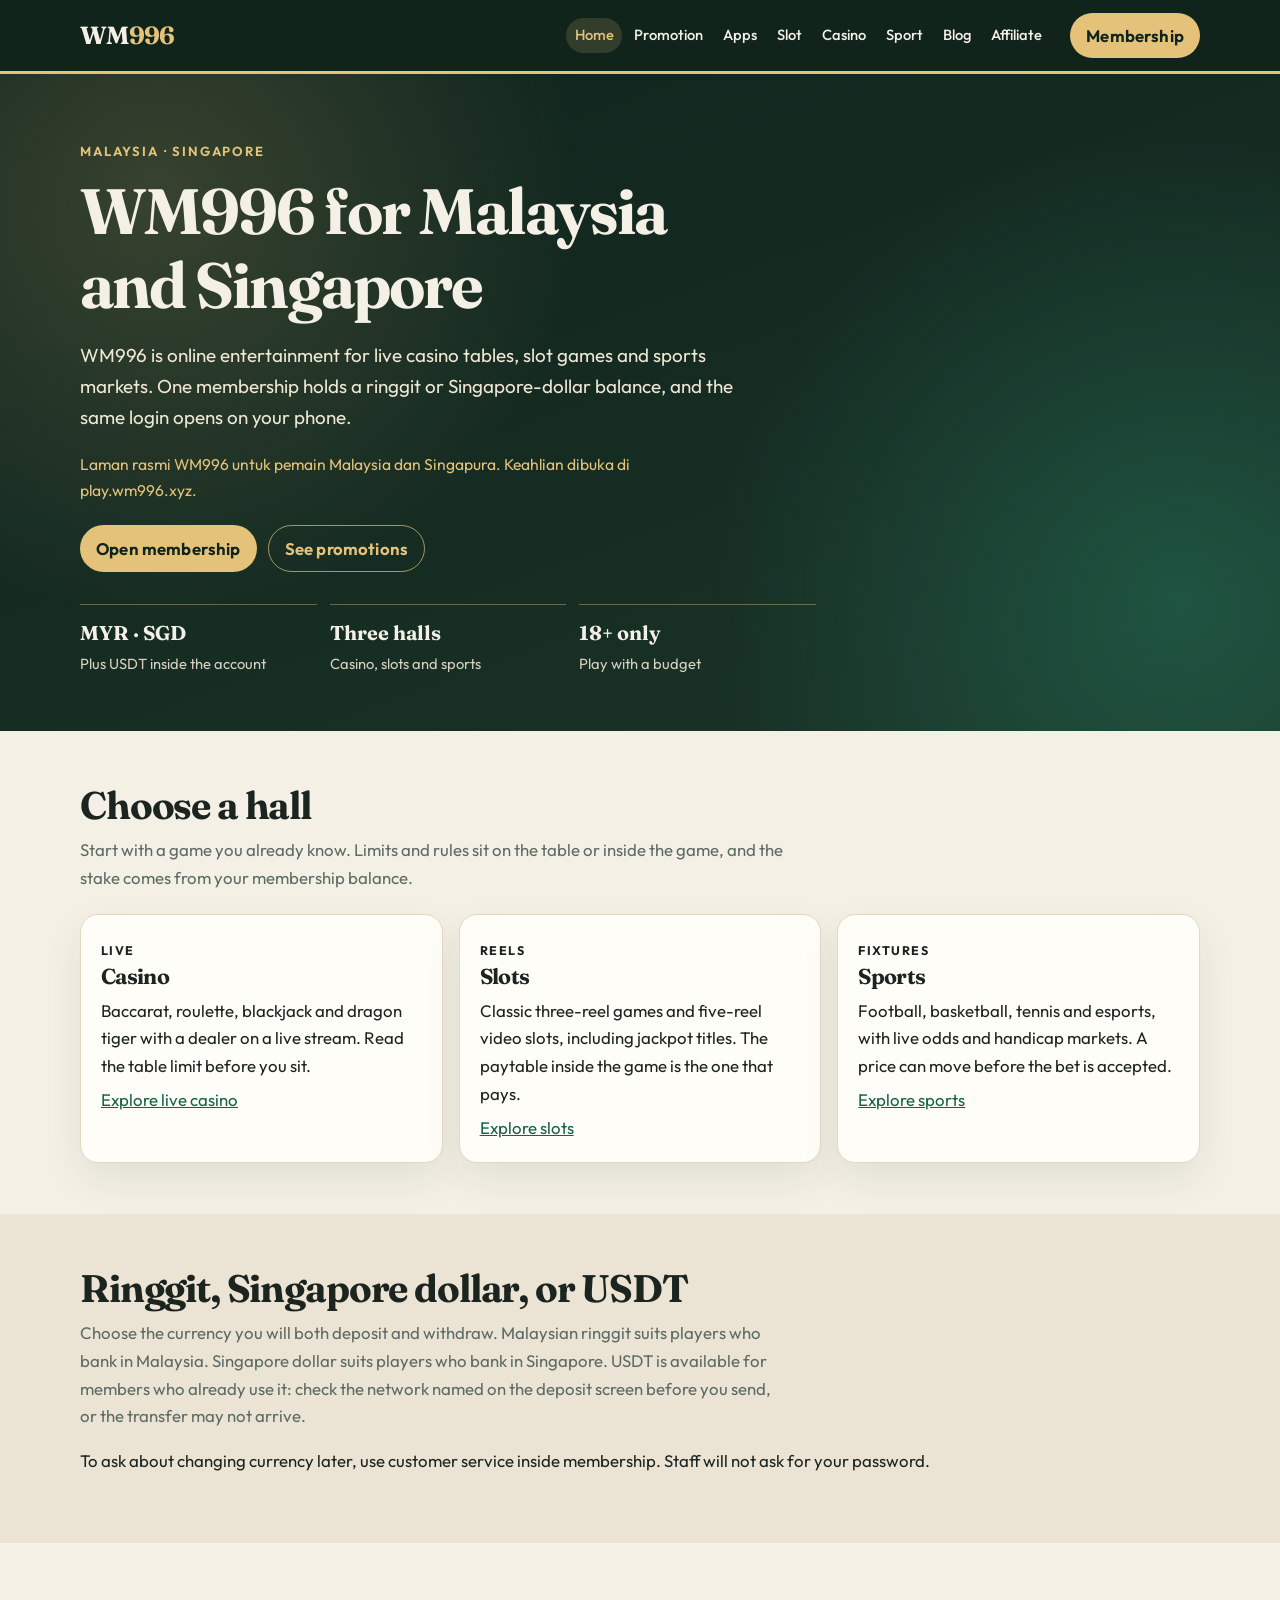
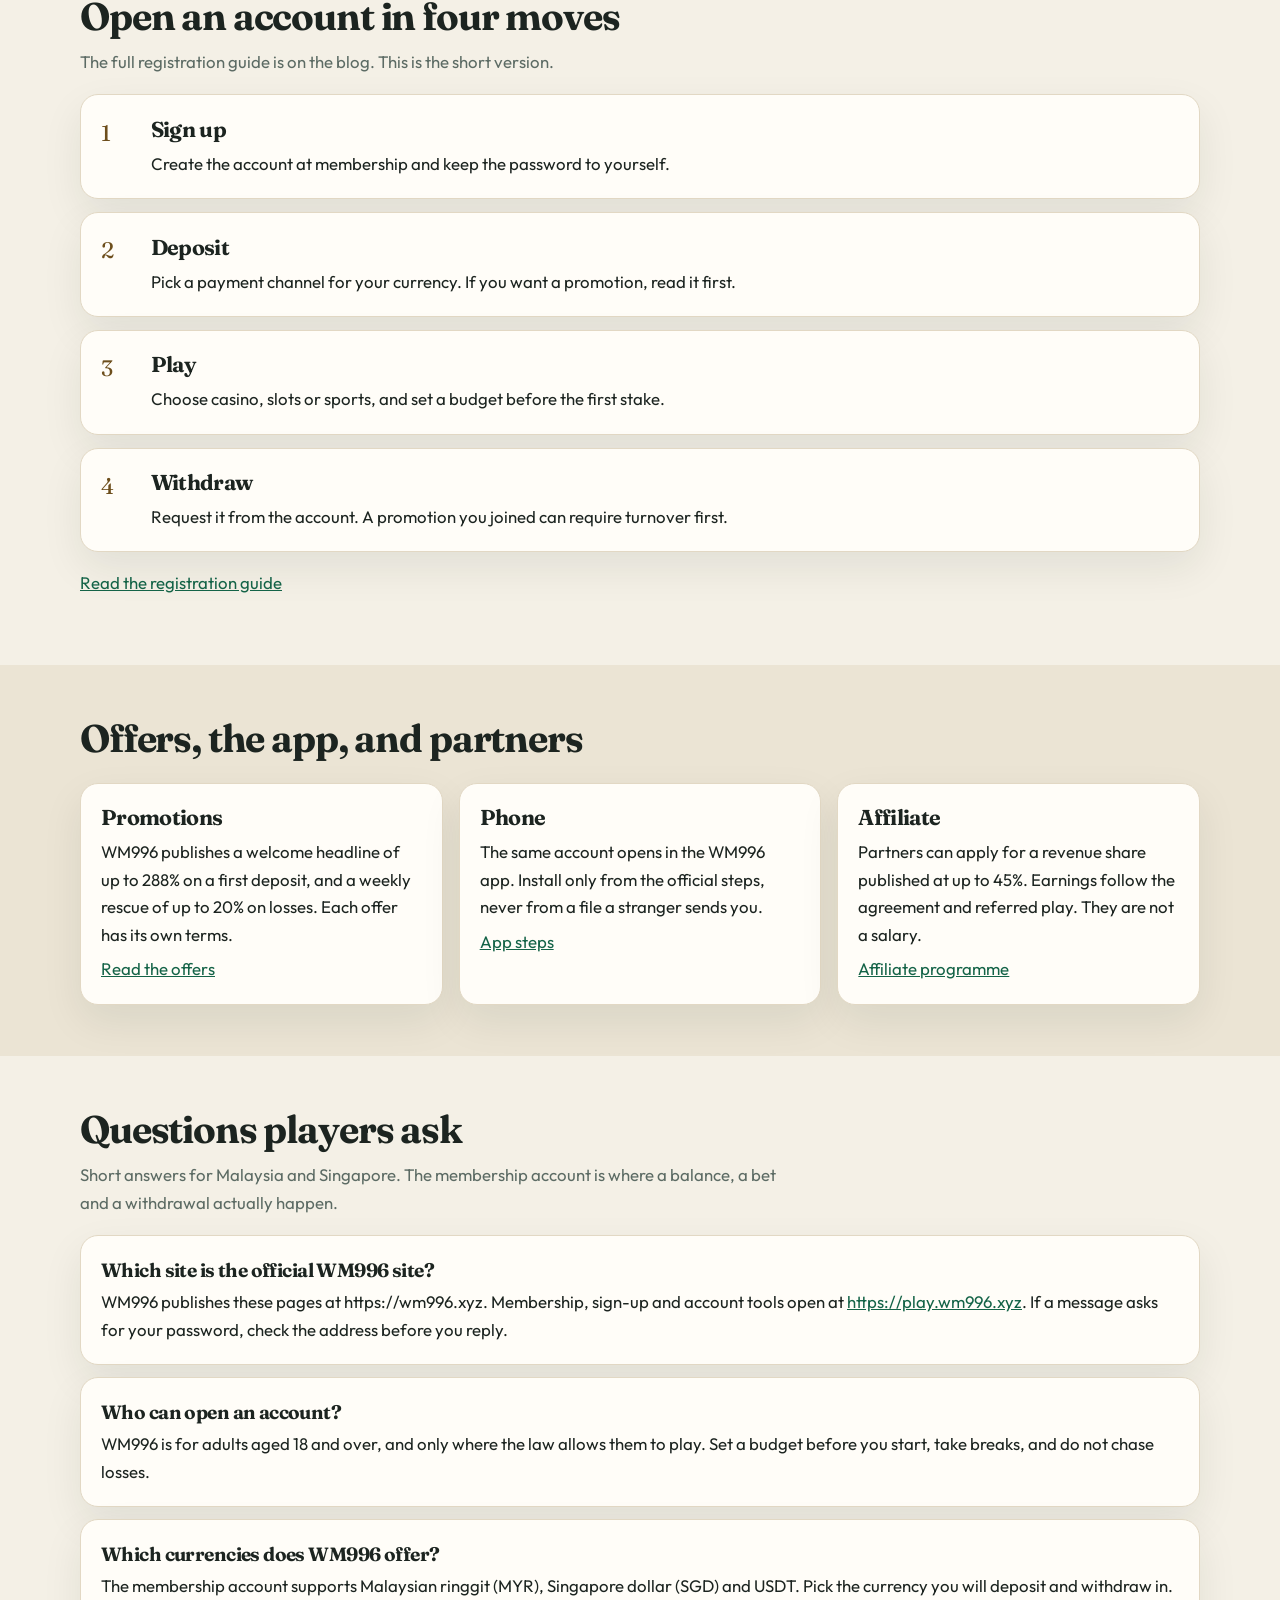
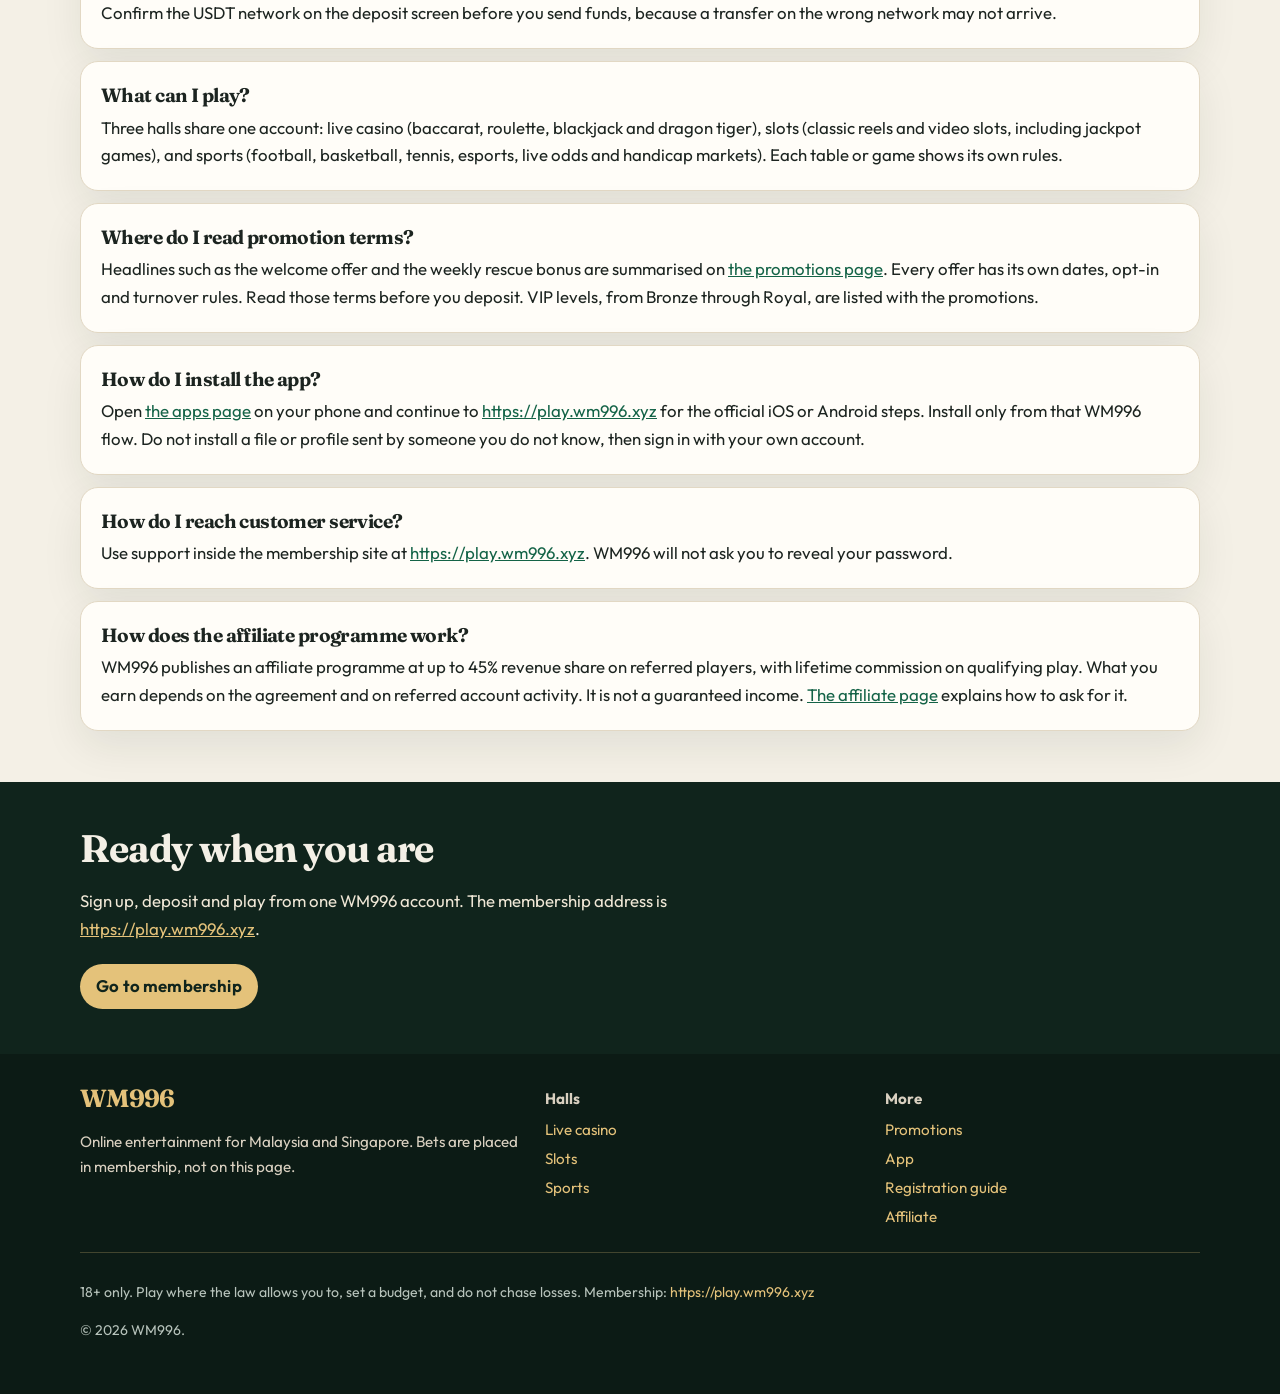
<file: index.html>
<!DOCTYPE html>
<html lang="en">
<head>
  <meta charset="utf-8">
  <meta name="viewport" content="width=device-width, initial-scale=1">
  <!-- Staging preview. robots noindex,nofollow while this file is served from *.github.io. Do not point wm996.xyz DNS here without separate approval. -->
  <meta name="robots" content="noindex,nofollow">
  <title>WM996 | Malaysia and Singapore</title>
  <meta name="description" content="WM996 online entertainment for Malaysia and Singapore: live casino, slots and sports, with MYR and SGD membership.">
  <link rel="canonical" href="https://wm996.xyz/">
  <meta property="og:site_name" content="WM996">
  <meta property="og:type" content="website">
  <meta property="og:title" content="WM996 | Malaysia and Singapore">
  <meta property="og:description" content="WM996 online entertainment for Malaysia and Singapore: live casino, slots and sports, with MYR and SGD membership.">
  <meta property="og:url" content="https://wm996.xyz/">
  <meta property="og:image" content="assets/og.png">
  <meta property="og:image:alt" content="WM996 for Malaysia and Singapore">
  <meta name="twitter:card" content="summary_large_image">
  <meta name="twitter:title" content="WM996 | Malaysia and Singapore">
  <meta name="twitter:description" content="WM996 online entertainment for Malaysia and Singapore: live casino, slots and sports, with MYR and SGD membership.">
  <meta name="twitter:image" content="assets/og.png">
  <meta name="theme-color" content="#10241c">
  <link rel="icon" href="assets/favicon.svg" type="image/svg+xml">
  <link rel="preconnect" href="https://fonts.googleapis.com">
  <link rel="preconnect" href="https://fonts.gstatic.com" crossorigin>
  <link href="https://fonts.googleapis.com/css2?family=Fraunces:opsz,wght@9..144,560;9..144,680&amp;family=Outfit:wght@400;500;600;700&amp;display=swap" rel="stylesheet">
  <link rel="stylesheet" href="assets/styles.css">
  <script type="application/ld+json">{"@context":"https://schema.org","@type":"FAQPage","mainEntity":[{"@type":"Question","name":"Which site is the official WM996 site?","acceptedAnswer":{"@type":"Answer","text":"WM996 publishes these pages at https://wm996.xyz. Membership, sign-up and account tools open at https://play.wm996.xyz. If a message asks for your password, check the address before you reply."}},{"@type":"Question","name":"Who can open an account?","acceptedAnswer":{"@type":"Answer","text":"WM996 is for adults aged 18 and over, and only where the law allows them to play. Set a budget before you start, take breaks, and do not chase losses."}},{"@type":"Question","name":"Which currencies does WM996 offer?","acceptedAnswer":{"@type":"Answer","text":"The membership account supports Malaysian ringgit (MYR), Singapore dollar (SGD) and USDT. Pick the currency you will deposit and withdraw in. Confirm the USDT network on the deposit screen before you send funds, because a transfer on the wrong network may not arrive."}},{"@type":"Question","name":"What can I play?","acceptedAnswer":{"@type":"Answer","text":"Three halls share one account: live casino (baccarat, roulette, blackjack and dragon tiger), slots (classic reels and video slots, including jackpot games), and sports (football, basketball, tennis, esports, live odds and handicap markets). Each table or game shows its own rules."}},{"@type":"Question","name":"Where do I read promotion terms?","acceptedAnswer":{"@type":"Answer","text":"Headlines such as the welcome offer and the weekly rescue bonus are summarised on the promotions page. Every offer has its own dates, opt-in and turnover rules. Read those terms before you deposit. VIP levels, from Bronze through Royal, are listed with the promotions."}},{"@type":"Question","name":"How do I install the app?","acceptedAnswer":{"@type":"Answer","text":"Open the apps page on your phone and continue to https://play.wm996.xyz for the official iOS or Android steps. Install only from that WM996 flow. Do not install a file or profile sent by someone you do not know, then sign in with your own account."}},{"@type":"Question","name":"How do I reach customer service?","acceptedAnswer":{"@type":"Answer","text":"Use support inside the membership site at https://play.wm996.xyz. WM996 will not ask you to reveal your password."}},{"@type":"Question","name":"How does the affiliate programme work?","acceptedAnswer":{"@type":"Answer","text":"WM996 publishes an affiliate programme at up to 45% revenue share on referred players, with lifetime commission on qualifying play. What you earn depends on the agreement and on referred account activity. It is not a guaranteed income. The affiliate page explains how to ask for it."}}]}</script>
</head>
<body>
<a class="skip" href="#content">Skip to content</a>
<header class="site-header">
  <div class="wrap header-bar">
    <a class="brand" href="./">WM<span>996</span></a>
    <nav class="nav" aria-label="Primary"><a href="./" aria-current="page">Home</a><a href="promotion/">Promotion</a><a href="apps/">Apps</a><a href="slot/">Slot</a><a href="casino/">Casino</a><a href="sport/">Sport</a><a href="blog/">Blog</a><a href="affiliate/">Affiliate</a></nav>
    <a class="btn btn-gold header-cta" href="https://play.wm996.xyz">Membership</a>
  </div>
</header>
<main id="content">
<section class="hero">
  <div class="wrap">
    <p class="kicker">Malaysia · Singapore</p>
    <h1>WM996 for Malaysia and Singapore</h1>
    <p class="lead">WM996 is online entertainment for live casino tables, slot games and sports markets. One membership holds a ringgit or Singapore-dollar balance, and the same login opens on your phone.</p>
    <p class="ms" lang="ms">Laman rasmi WM996 untuk pemain Malaysia dan Singapura. Keahlian dibuka di play.wm996.xyz.</p>
    <div class="actions">
      <a class="btn btn-gold" href="https://play.wm996.xyz">Open membership</a>
      <a class="btn btn-ghost" href="promotion/">See promotions</a>
    </div>
    <ul class="facts">
      <li><strong>MYR · SGD</strong><span>Plus USDT inside the account</span></li>
      <li><strong>Three halls</strong><span>Casino, slots and sports</span></li>
      <li><strong>18+ only</strong><span>Play with a budget</span></li>
    </ul>
  </div>
</section>
<section class="band">
  <div class="wrap">
    <h2>Choose a hall</h2>
    <p class="intro">Start with a game you already know. Limits and rules sit on the table or inside the game, and the stake comes from your membership balance.</p>
    <div class="grid-3">
      <article class="card">
        <p class="eyebrow">Live</p>
        <h3>Casino</h3>
        <p>Baccarat, roulette, blackjack and dragon tiger with a dealer on a live stream. Read the table limit before you sit.</p>
        <p><a href="casino/">Explore live casino</a></p>
      </article>
      <article class="card">
        <p class="eyebrow">Reels</p>
        <h3>Slots</h3>
        <p>Classic three-reel games and five-reel video slots, including jackpot titles. The paytable inside the game is the one that pays.</p>
        <p><a href="slot/">Explore slots</a></p>
      </article>
      <article class="card">
        <p class="eyebrow">Fixtures</p>
        <h3>Sports</h3>
        <p>Football, basketball, tennis and esports, with live odds and handicap markets. A price can move before the bet is accepted.</p>
        <p><a href="sport/">Explore sports</a></p>
      </article>
    </div>
  </div>
</section>
<section class="band band-alt">
  <div class="wrap">
    <h2>Ringgit, Singapore dollar, or USDT</h2>
    <p class="intro">Choose the currency you will both deposit and withdraw. Malaysian ringgit suits players who bank in Malaysia. Singapore dollar suits players who bank in Singapore. USDT is available for members who already use it: check the network named on the deposit screen before you send, or the transfer may not arrive.</p>
    <p>To ask about changing currency later, use customer service inside membership. Staff will not ask for your password.</p>
  </div>
</section>
<section class="band">
  <div class="wrap">
    <h2>Open an account in four moves</h2>
    <p class="intro">The full registration guide is on the blog. This is the short version.</p>
    <div class="steps">
      <article class="step"><div><h3>Sign up</h3><p>Create the account at membership and keep the password to yourself.</p></div></article>
      <article class="step"><div><h3>Deposit</h3><p>Pick a payment channel for your currency. If you want a promotion, read it first.</p></div></article>
      <article class="step"><div><h3>Play</h3><p>Choose casino, slots or sports, and set a budget before the first stake.</p></div></article>
      <article class="step"><div><h3>Withdraw</h3><p>Request it from the account. A promotion you joined can require turnover first.</p></div></article>
    </div>
    <p><a href="blog/">Read the registration guide</a></p>
  </div>
</section>
<section class="band band-alt">
  <div class="wrap">
    <h2>Offers, the app, and partners</h2>
    <div class="grid-3">
      <article class="card">
        <h3>Promotions</h3>
        <p>WM996 publishes a welcome headline of up to 288% on a first deposit, and a weekly rescue of up to 20% on losses. Each offer has its own terms.</p>
        <p><a href="promotion/">Read the offers</a></p>
      </article>
      <article class="card">
        <h3>Phone</h3>
        <p>The same account opens in the WM996 app. Install only from the official steps, never from a file a stranger sends you.</p>
        <p><a href="apps/">App steps</a></p>
      </article>
      <article class="card">
        <h3>Affiliate</h3>
        <p>Partners can apply for a revenue share published at up to 45%. Earnings follow the agreement and referred play. They are not a salary.</p>
        <p><a href="affiliate/">Affiliate programme</a></p>
      </article>
    </div>
  </div>
</section>
<section class="band" id="faq"><div class="wrap"><h2>Questions players ask</h2><p class="intro">Short answers for Malaysia and Singapore. The membership account is where a balance, a bet and a withdrawal actually happen.</p><div class="faq-list"><article class="qa"><h3>Which site is the official WM996 site?</h3><p>WM996 publishes these pages at https://wm996.xyz. Membership, sign-up and account tools open at <a href="https://play.wm996.xyz">https://play.wm996.xyz</a>. If a message asks for your password, check the address before you reply.</p></article><article class="qa"><h3>Who can open an account?</h3><p>WM996 is for adults aged 18 and over, and only where the law allows them to play. Set a budget before you start, take breaks, and do not chase losses.</p></article><article class="qa"><h3>Which currencies does WM996 offer?</h3><p>The membership account supports Malaysian ringgit (MYR), Singapore dollar (SGD) and USDT. Pick the currency you will deposit and withdraw in. Confirm the USDT network on the deposit screen before you send funds, because a transfer on the wrong network may not arrive.</p></article><article class="qa"><h3>What can I play?</h3><p>Three halls share one account: live casino (baccarat, roulette, blackjack and dragon tiger), slots (classic reels and video slots, including jackpot games), and sports (football, basketball, tennis, esports, live odds and handicap markets). Each table or game shows its own rules.</p></article><article class="qa"><h3>Where do I read promotion terms?</h3><p>Headlines such as the welcome offer and the weekly rescue bonus are summarised on <a href="promotion/">the promotions page</a>. Every offer has its own dates, opt-in and turnover rules. Read those terms before you deposit. VIP levels, from Bronze through Royal, are listed with the promotions.</p></article><article class="qa"><h3>How do I install the app?</h3><p>Open <a href="apps/">the apps page</a> on your phone and continue to <a href="https://play.wm996.xyz">https://play.wm996.xyz</a> for the official iOS or Android steps. Install only from that WM996 flow. Do not install a file or profile sent by someone you do not know, then sign in with your own account.</p></article><article class="qa"><h3>How do I reach customer service?</h3><p>Use support inside the membership site at <a href="https://play.wm996.xyz">https://play.wm996.xyz</a>. WM996 will not ask you to reveal your password.</p></article><article class="qa"><h3>How does the affiliate programme work?</h3><p>WM996 publishes an affiliate programme at up to 45% revenue share on referred players, with lifetime commission on qualifying play. What you earn depends on the agreement and on referred account activity. It is not a guaranteed income. <a href="affiliate/">The affiliate page</a> explains how to ask for it.</p></article></div></div></section>
<aside class="cta-band">
  <div class="wrap">
    <h2>Ready when you are</h2>
    <p>Sign up, deposit and play from one WM996 account. The membership address is <a href="https://play.wm996.xyz">https://play.wm996.xyz</a>.</p>
    <div class="actions"><a class="btn btn-gold" href="https://play.wm996.xyz">Go to membership</a></div>
  </div>
</aside>
</main>
<footer class="site-footer">
  <div class="wrap footer-grid">
    <div>
      <a class="brand" href="./">WM<span>996</span></a>
      <p>Online entertainment for Malaysia and Singapore. Bets are placed in membership, not on this page.</p>
    </div>
    <div>
      <strong>Halls</strong>
      <ul><li><a href="casino/">Live casino</a></li><li><a href="slot/">Slots</a></li><li><a href="sport/">Sports</a></li></ul>
    </div>
    <div>
      <strong>More</strong>
      <ul><li><a href="promotion/">Promotions</a></li><li><a href="apps/">App</a></li><li><a href="blog/">Registration guide</a></li><li><a href="affiliate/">Affiliate</a></li></ul>
    </div>
  </div>
  <div class="wrap fine">
    <p>18+ only. Play where the law allows you to, set a budget, and do not chase losses. Membership: <a href="https://play.wm996.xyz">https://play.wm996.xyz</a></p>
    <p>© 2026 WM996.</p>
  </div>
</footer>
</body>
</html>
</file>
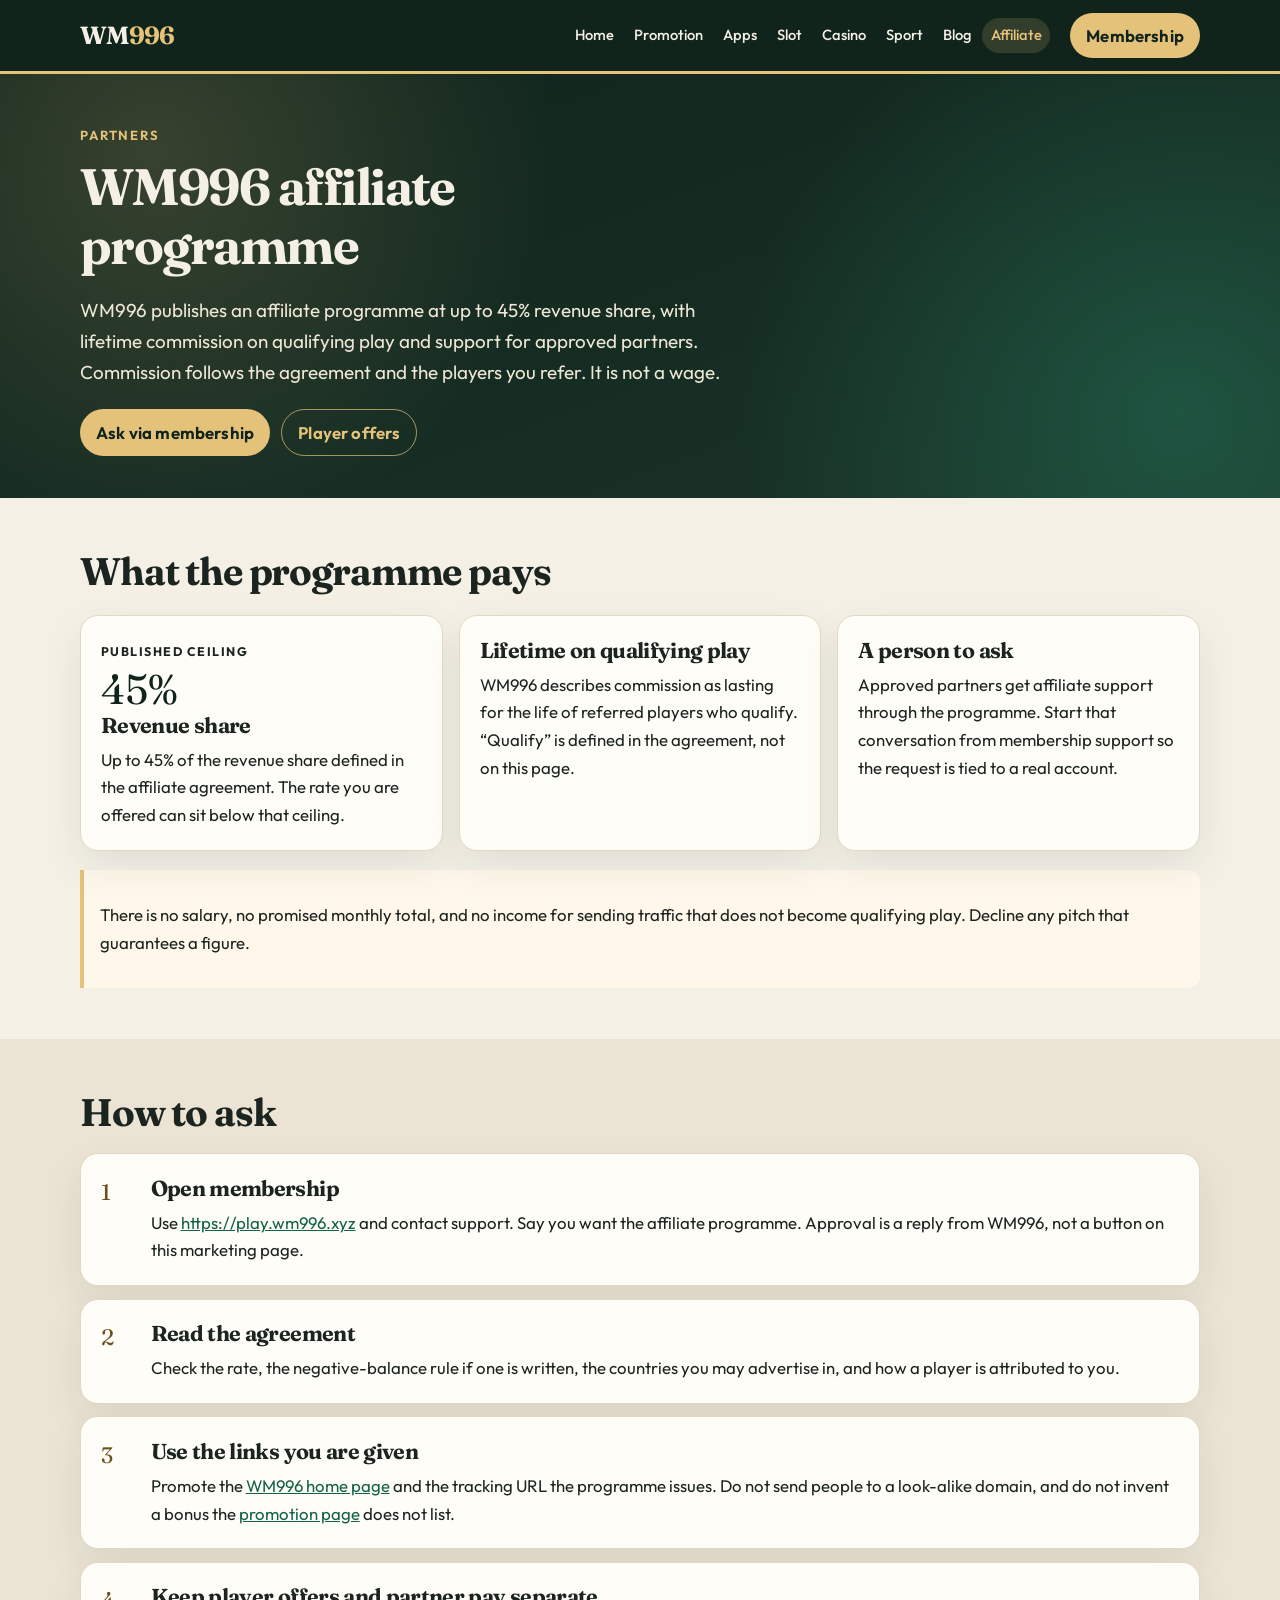
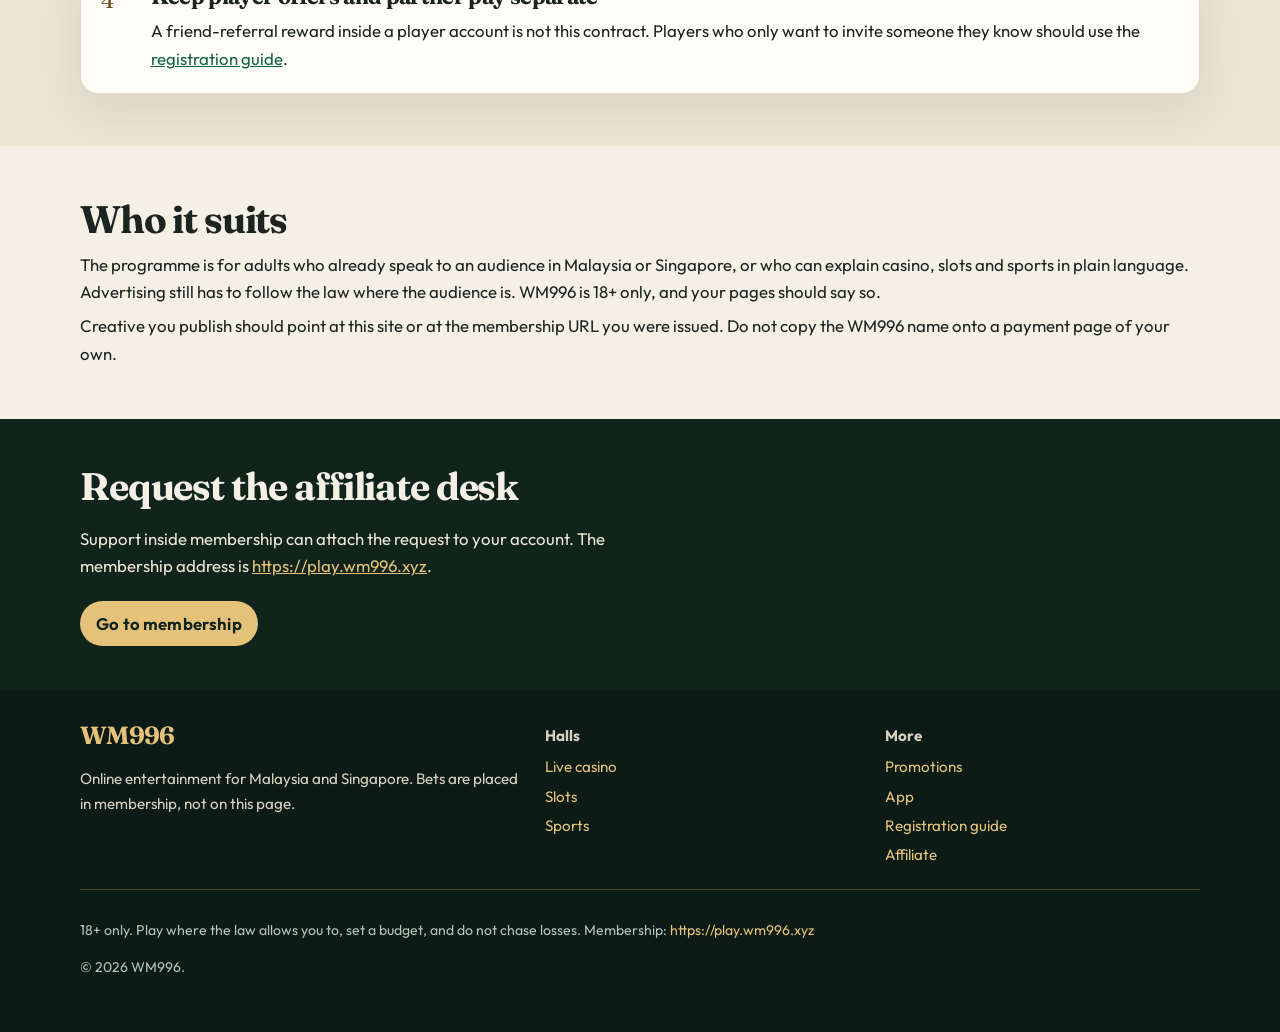
<file: affiliate/index.html>
<!DOCTYPE html>
<html lang="en">
<head>
  <meta charset="utf-8">
  <meta name="viewport" content="width=device-width, initial-scale=1">
  <!-- Staging preview. robots noindex,nofollow while this file is served from *.github.io. Do not point wm996.xyz DNS here without separate approval. -->
  <meta name="robots" content="noindex,nofollow">
  <title>WM996 affiliate programme | Revenue share</title>
  <meta name="description" content="The WM996 affiliate programme is published at up to 45% revenue share on qualifying referred play, under a written agreement.">
  <link rel="canonical" href="https://wm996.xyz/affiliate">
  <meta property="og:site_name" content="WM996">
  <meta property="og:type" content="website">
  <meta property="og:title" content="WM996 affiliate programme | Revenue share">
  <meta property="og:description" content="The WM996 affiliate programme is published at up to 45% revenue share on qualifying referred play, under a written agreement.">
  <meta property="og:url" content="https://wm996.xyz/affiliate">
  <meta property="og:image" content="../assets/og.png">
  <meta property="og:image:alt" content="WM996 for Malaysia and Singapore">
  <meta name="twitter:card" content="summary_large_image">
  <meta name="twitter:title" content="WM996 affiliate programme | Revenue share">
  <meta name="twitter:description" content="The WM996 affiliate programme is published at up to 45% revenue share on qualifying referred play, under a written agreement.">
  <meta name="twitter:image" content="../assets/og.png">
  <meta name="theme-color" content="#10241c">
  <link rel="icon" href="../assets/favicon.svg" type="image/svg+xml">
  <link rel="preconnect" href="https://fonts.googleapis.com">
  <link rel="preconnect" href="https://fonts.gstatic.com" crossorigin>
  <link href="https://fonts.googleapis.com/css2?family=Fraunces:opsz,wght@9..144,560;9..144,680&amp;family=Outfit:wght@400;500;600;700&amp;display=swap" rel="stylesheet">
  <link rel="stylesheet" href="../assets/styles.css">
  
</head>
<body>
<a class="skip" href="#content">Skip to content</a>
<header class="site-header">
  <div class="wrap header-bar">
    <a class="brand" href="../">WM<span>996</span></a>
    <nav class="nav" aria-label="Primary"><a href="../">Home</a><a href="../promotion/">Promotion</a><a href="../apps/">Apps</a><a href="../slot/">Slot</a><a href="../casino/">Casino</a><a href="../sport/">Sport</a><a href="../blog/">Blog</a><a href="../affiliate/" aria-current="page">Affiliate</a></nav>
    <a class="btn btn-gold header-cta" href="https://play.wm996.xyz">Membership</a>
  </div>
</header>
<main id="content">
<header class="page-hero">
  <div class="wrap">
    <p class="kicker">Partners</p>
    <h1>WM996 affiliate programme</h1>
    <p class="lead">WM996 publishes an affiliate programme at up to 45% revenue share, with lifetime commission on qualifying play and support for approved partners. Commission follows the agreement and the players you refer. It is not a wage.</p>
    <div class="actions">
      <a class="btn btn-gold" href="https://play.wm996.xyz">Ask via membership</a>
      <a class="btn btn-ghost" href="../promotion/">Player offers</a>
    </div>
  </div>
</header>
<section class="band">
  <div class="wrap">
    <h2>What the programme pays</h2>
    <div class="grid-3">
      <article class="card">
        <p class="eyebrow">Published ceiling</p>
        <p class="stat">45%</p>
        <h3>Revenue share</h3>
        <p>Up to 45% of the revenue share defined in the affiliate agreement. The rate you are offered can sit below that ceiling.</p>
      </article>
      <article class="card">
        <h3>Lifetime on qualifying play</h3>
        <p>WM996 describes commission as lasting for the life of referred players who qualify. “Qualify” is defined in the agreement, not on this page.</p>
      </article>
      <article class="card">
        <h3>A person to ask</h3>
        <p>Approved partners get affiliate support through the programme. Start that conversation from membership support so the request is tied to a real account.</p>
      </article>
    </div>
    <div class="note">
      <p>There is no salary, no promised monthly total, and no income for sending traffic that does not become qualifying play. Decline any pitch that guarantees a figure.</p>
    </div>
  </div>
</section>
<section class="band band-alt">
  <div class="wrap">
    <h2>How to ask</h2>
    <div class="steps">
      <article class="step"><div><h3>Open membership</h3><p>Use <a href="https://play.wm996.xyz">https://play.wm996.xyz</a> and contact support. Say you want the affiliate programme. Approval is a reply from WM996, not a button on this marketing page.</p></div></article>
      <article class="step"><div><h3>Read the agreement</h3><p>Check the rate, the negative-balance rule if one is written, the countries you may advertise in, and how a player is attributed to you.</p></div></article>
        <article class="step"><div><h3>Use the links you are given</h3><p>Promote the <a href="../">WM996 home page</a> and the tracking URL the programme issues. Do not send people to a look-alike domain, and do not invent a bonus the <a href="../promotion/">promotion page</a> does not list.</p></div></article>
      <article class="step"><div><h3>Keep player offers and partner pay separate</h3><p>A friend-referral reward inside a player account is not this contract. Players who only want to invite someone they know should use the <a href="../blog/">registration guide</a>.</p></div></article>
    </div>
  </div>
</section>
<section class="band">
  <div class="wrap prose">
    <h2>Who it suits</h2>
    <p>The programme is for adults who already speak to an audience in Malaysia or Singapore, or who can explain casino, slots and sports in plain language. Advertising still has to follow the law where the audience is. WM996 is 18+ only, and your pages should say so.</p>
    <p>Creative you publish should point at this site or at the membership URL you were issued. Do not copy the WM996 name onto a payment page of your own.</p>
  </div>
</section>
<aside class="cta-band">
  <div class="wrap">
    <h2>Request the affiliate desk</h2>
    <p>Support inside membership can attach the request to your account. The membership address is <a href="https://play.wm996.xyz">https://play.wm996.xyz</a>.</p>
    <div class="actions"><a class="btn btn-gold" href="https://play.wm996.xyz">Go to membership</a></div>
  </div>
</aside>
</main>
<footer class="site-footer">
  <div class="wrap footer-grid">
    <div>
      <a class="brand" href="../">WM<span>996</span></a>
      <p>Online entertainment for Malaysia and Singapore. Bets are placed in membership, not on this page.</p>
    </div>
    <div>
      <strong>Halls</strong>
      <ul><li><a href="../casino/">Live casino</a></li><li><a href="../slot/">Slots</a></li><li><a href="../sport/">Sports</a></li></ul>
    </div>
    <div>
      <strong>More</strong>
      <ul><li><a href="../promotion/">Promotions</a></li><li><a href="../apps/">App</a></li><li><a href="../blog/">Registration guide</a></li><li><a href="../affiliate/">Affiliate</a></li></ul>
    </div>
  </div>
  <div class="wrap fine">
    <p>18+ only. Play where the law allows you to, set a budget, and do not chase losses. Membership: <a href="https://play.wm996.xyz">https://play.wm996.xyz</a></p>
    <p>© 2026 WM996.</p>
  </div>
</footer>
</body>
</html>
</file>
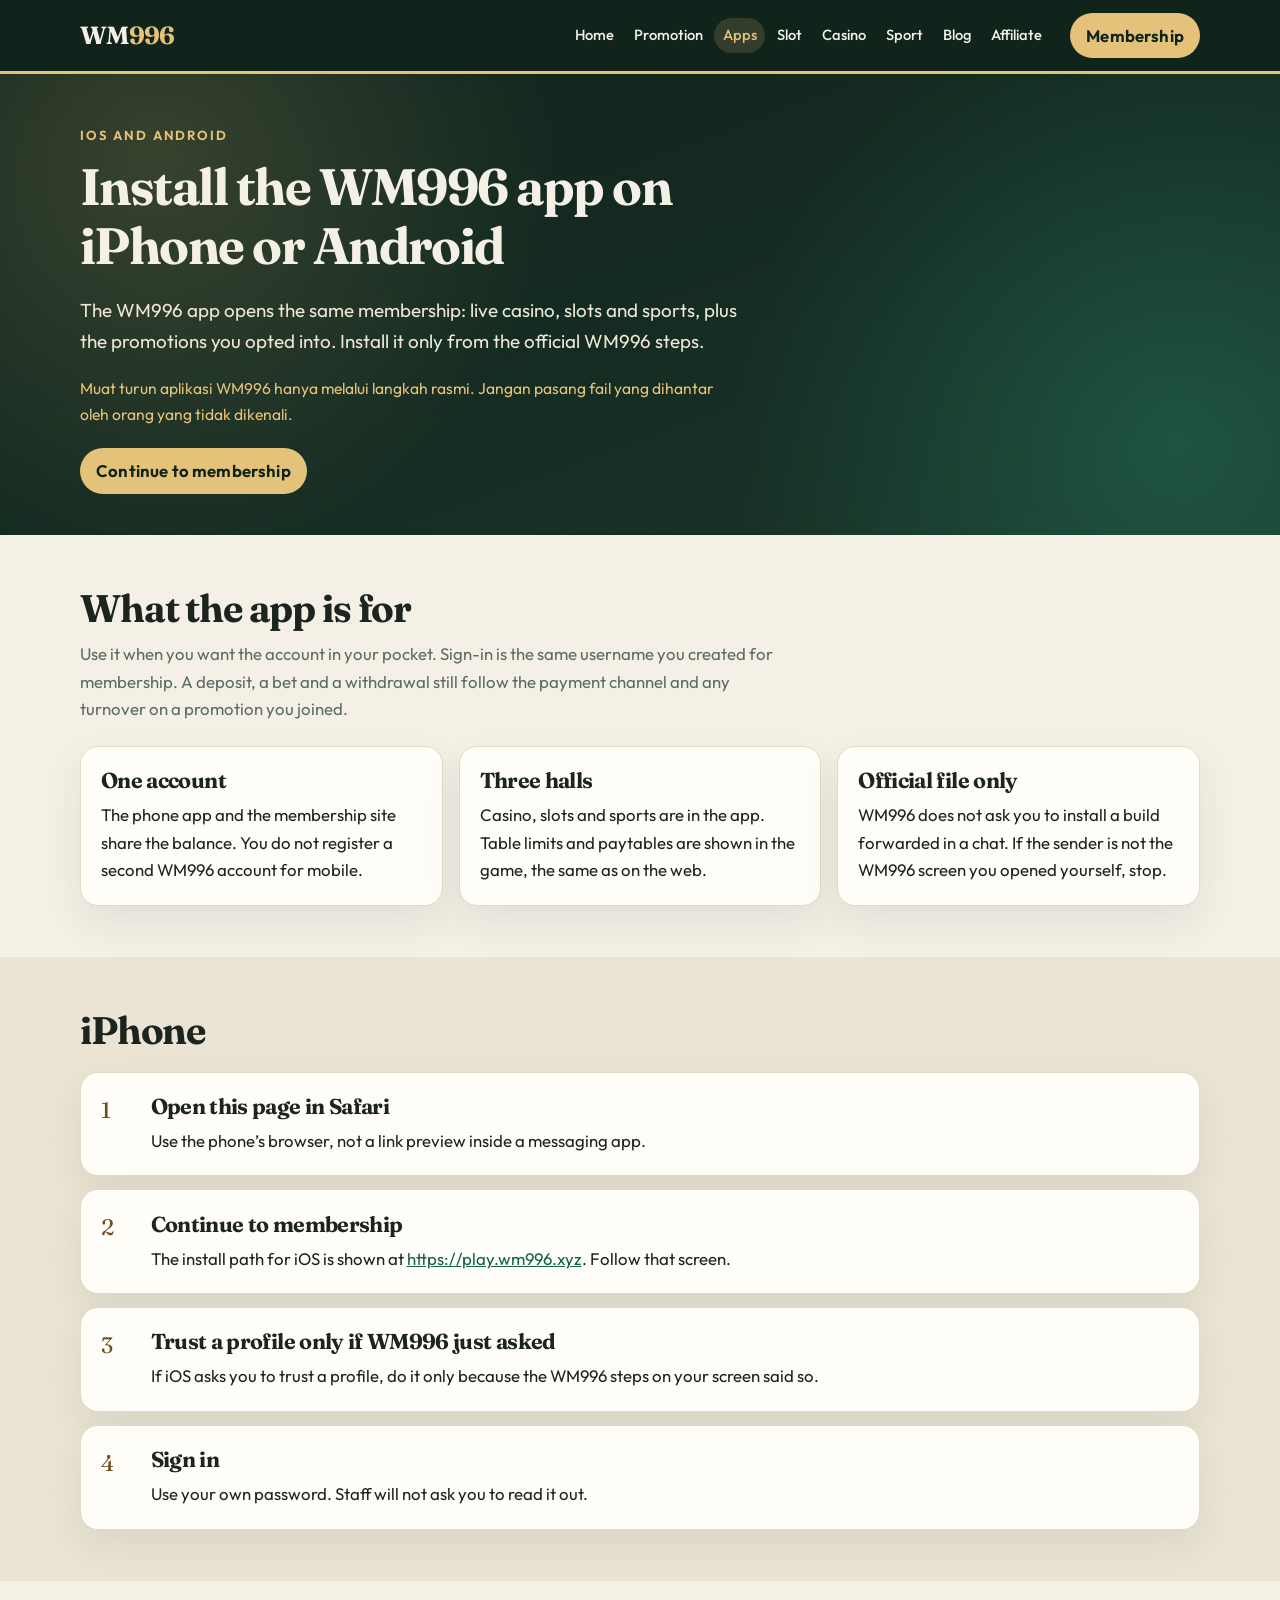
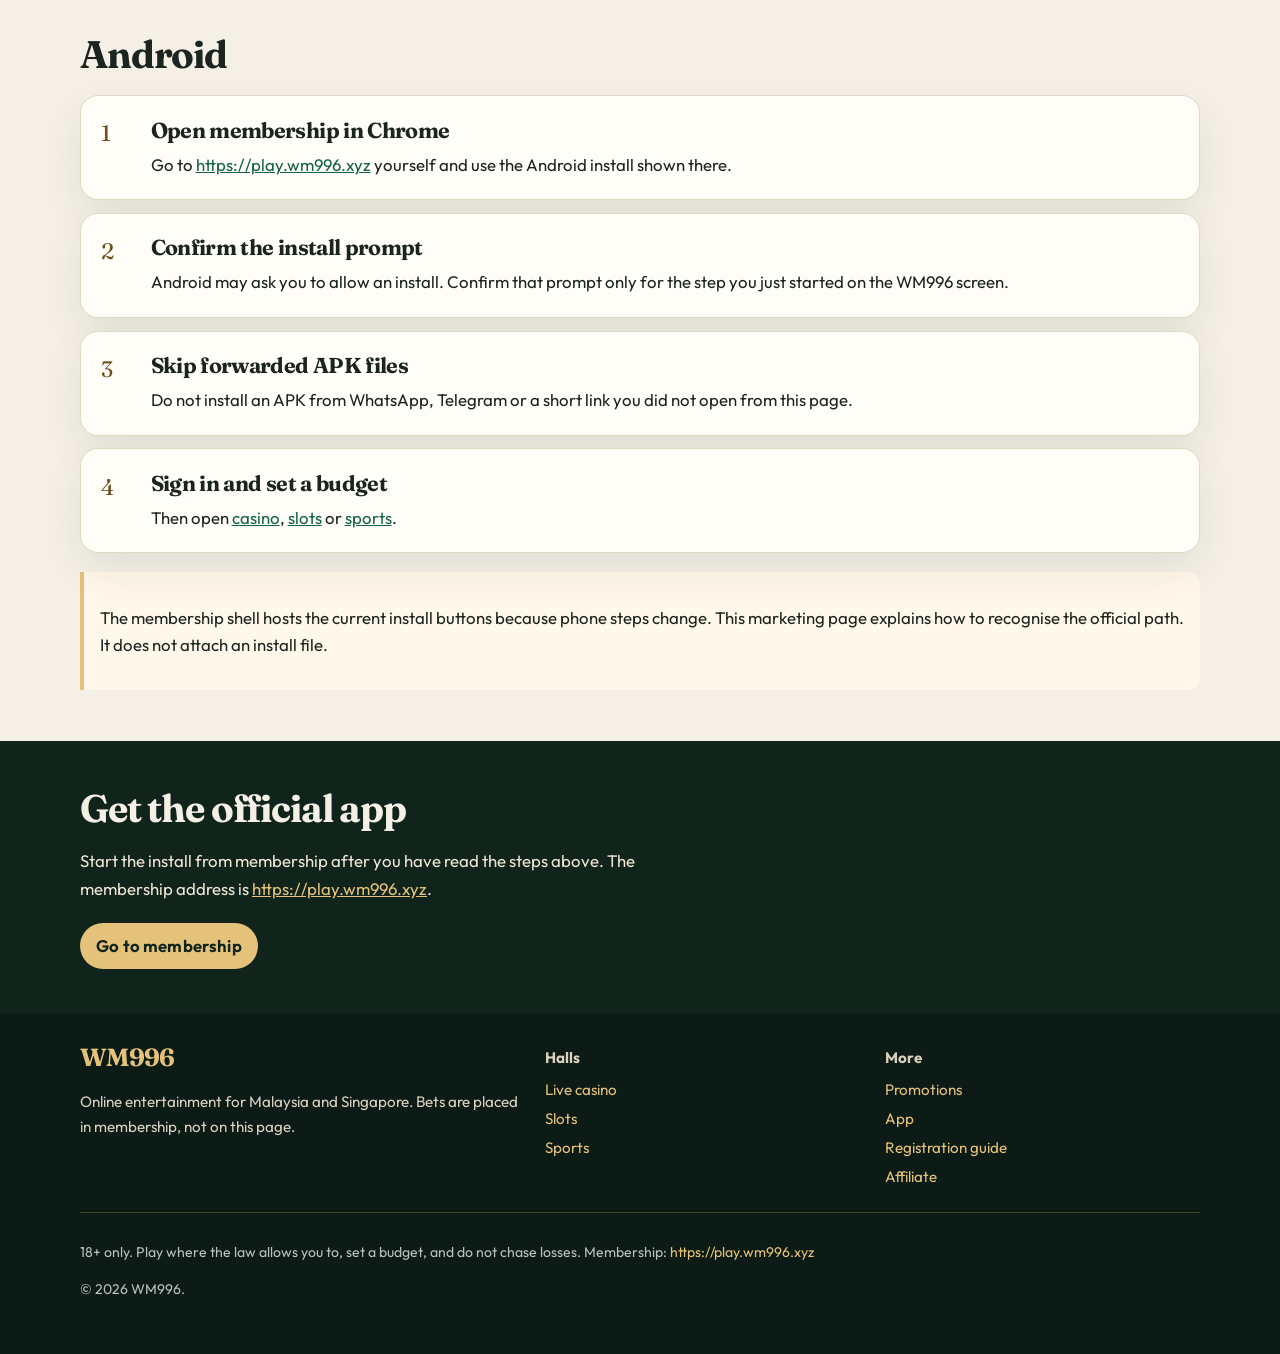
<file: apps/index.html>
<!DOCTYPE html>
<html lang="en">
<head>
  <meta charset="utf-8">
  <meta name="viewport" content="width=device-width, initial-scale=1">
  <!-- Staging preview. robots noindex,nofollow while this file is served from *.github.io. Do not point wm996.xyz DNS here without separate approval. -->
  <meta name="robots" content="noindex,nofollow">
  <title>WM996 app | iOS and Android</title>
  <meta name="description" content="Install the WM996 app for iPhone or Android from the official membership steps, then use the same MYR or SGD account.">
  <link rel="canonical" href="https://wm996.xyz/apps">
  <meta property="og:site_name" content="WM996">
  <meta property="og:type" content="website">
  <meta property="og:title" content="WM996 app | iOS and Android">
  <meta property="og:description" content="Install the WM996 app for iPhone or Android from the official membership steps, then use the same MYR or SGD account.">
  <meta property="og:url" content="https://wm996.xyz/apps">
  <meta property="og:image" content="../assets/og.png">
  <meta property="og:image:alt" content="WM996 for Malaysia and Singapore">
  <meta name="twitter:card" content="summary_large_image">
  <meta name="twitter:title" content="WM996 app | iOS and Android">
  <meta name="twitter:description" content="Install the WM996 app for iPhone or Android from the official membership steps, then use the same MYR or SGD account.">
  <meta name="twitter:image" content="../assets/og.png">
  <meta name="theme-color" content="#10241c">
  <link rel="icon" href="../assets/favicon.svg" type="image/svg+xml">
  <link rel="preconnect" href="https://fonts.googleapis.com">
  <link rel="preconnect" href="https://fonts.gstatic.com" crossorigin>
  <link href="https://fonts.googleapis.com/css2?family=Fraunces:opsz,wght@9..144,560;9..144,680&amp;family=Outfit:wght@400;500;600;700&amp;display=swap" rel="stylesheet">
  <link rel="stylesheet" href="../assets/styles.css">
  
</head>
<body>
<a class="skip" href="#content">Skip to content</a>
<header class="site-header">
  <div class="wrap header-bar">
    <a class="brand" href="../">WM<span>996</span></a>
    <nav class="nav" aria-label="Primary"><a href="../">Home</a><a href="../promotion/">Promotion</a><a href="../apps/" aria-current="page">Apps</a><a href="../slot/">Slot</a><a href="../casino/">Casino</a><a href="../sport/">Sport</a><a href="../blog/">Blog</a><a href="../affiliate/">Affiliate</a></nav>
    <a class="btn btn-gold header-cta" href="https://play.wm996.xyz">Membership</a>
  </div>
</header>
<main id="content">
<header class="page-hero">
  <div class="wrap">
    <p class="kicker">iOS and Android</p>
    <h1>Install the WM996 app on iPhone or Android</h1>
    <p class="lead">The WM996 app opens the same membership: live casino, slots and sports, plus the promotions you opted into. Install it only from the official WM996 steps.</p>
    <p class="ms" lang="ms">Muat turun aplikasi WM996 hanya melalui langkah rasmi. Jangan pasang fail yang dihantar oleh orang yang tidak dikenali.</p>
    <div class="actions">
      <a class="btn btn-gold" href="https://play.wm996.xyz">Continue to membership</a>
    </div>
  </div>
</header>
<section class="band">
  <div class="wrap">
    <h2>What the app is for</h2>
    <p class="intro">Use it when you want the account in your pocket. Sign-in is the same username you created for membership. A deposit, a bet and a withdrawal still follow the payment channel and any turnover on a promotion you joined.</p>
    <div class="grid-3">
      <article class="card">
        <h3>One account</h3>
        <p>The phone app and the membership site share the balance. You do not register a second WM996 account for mobile.</p>
      </article>
      <article class="card">
        <h3>Three halls</h3>
        <p>Casino, slots and sports are in the app. Table limits and paytables are shown in the game, the same as on the web.</p>
      </article>
      <article class="card">
        <h3>Official file only</h3>
        <p>WM996 does not ask you to install a build forwarded in a chat. If the sender is not the WM996 screen you opened yourself, stop.</p>
      </article>
    </div>
  </div>
</section>
<section class="band band-alt">
  <div class="wrap">
    <h2>iPhone</h2>
    <div class="steps">
      <article class="step"><div><h3>Open this page in Safari</h3><p>Use the phone’s browser, not a link preview inside a messaging app.</p></div></article>
      <article class="step"><div><h3>Continue to membership</h3><p>The install path for iOS is shown at <a href="https://play.wm996.xyz">https://play.wm996.xyz</a>. Follow that screen.</p></div></article>
      <article class="step"><div><h3>Trust a profile only if WM996 just asked</h3><p>If iOS asks you to trust a profile, do it only because the WM996 steps on your screen said so.</p></div></article>
      <article class="step"><div><h3>Sign in</h3><p>Use your own password. Staff will not ask you to read it out.</p></div></article>
    </div>
  </div>
</section>
<section class="band">
  <div class="wrap">
    <h2>Android</h2>
    <div class="steps">
      <article class="step"><div><h3>Open membership in Chrome</h3><p>Go to <a href="https://play.wm996.xyz">https://play.wm996.xyz</a> yourself and use the Android install shown there.</p></div></article>
      <article class="step"><div><h3>Confirm the install prompt</h3><p>Android may ask you to allow an install. Confirm that prompt only for the step you just started on the WM996 screen.</p></div></article>
      <article class="step"><div><h3>Skip forwarded APK files</h3><p>Do not install an APK from WhatsApp, Telegram or a short link you did not open from this page.</p></div></article>
      <article class="step"><div><h3>Sign in and set a budget</h3><p>Then open <a href="../casino/">casino</a>, <a href="../slot/">slots</a> or <a href="../sport/">sports</a>.</p></div></article>
    </div>
    <div class="note">
      <p>The membership shell hosts the current install buttons because phone steps change. This marketing page explains how to recognise the official path. It does not attach an install file.</p>
    </div>
  </div>
</section>
<aside class="cta-band">
  <div class="wrap">
    <h2>Get the official app</h2>
    <p>Start the install from membership after you have read the steps above. The membership address is <a href="https://play.wm996.xyz">https://play.wm996.xyz</a>.</p>
    <div class="actions"><a class="btn btn-gold" href="https://play.wm996.xyz">Go to membership</a></div>
  </div>
</aside>
</main>
<footer class="site-footer">
  <div class="wrap footer-grid">
    <div>
      <a class="brand" href="../">WM<span>996</span></a>
      <p>Online entertainment for Malaysia and Singapore. Bets are placed in membership, not on this page.</p>
    </div>
    <div>
      <strong>Halls</strong>
      <ul><li><a href="../casino/">Live casino</a></li><li><a href="../slot/">Slots</a></li><li><a href="../sport/">Sports</a></li></ul>
    </div>
    <div>
      <strong>More</strong>
      <ul><li><a href="../promotion/">Promotions</a></li><li><a href="../apps/">App</a></li><li><a href="../blog/">Registration guide</a></li><li><a href="../affiliate/">Affiliate</a></li></ul>
    </div>
  </div>
  <div class="wrap fine">
    <p>18+ only. Play where the law allows you to, set a budget, and do not chase losses. Membership: <a href="https://play.wm996.xyz">https://play.wm996.xyz</a></p>
    <p>© 2026 WM996.</p>
  </div>
</footer>
</body>
</html>
</file>
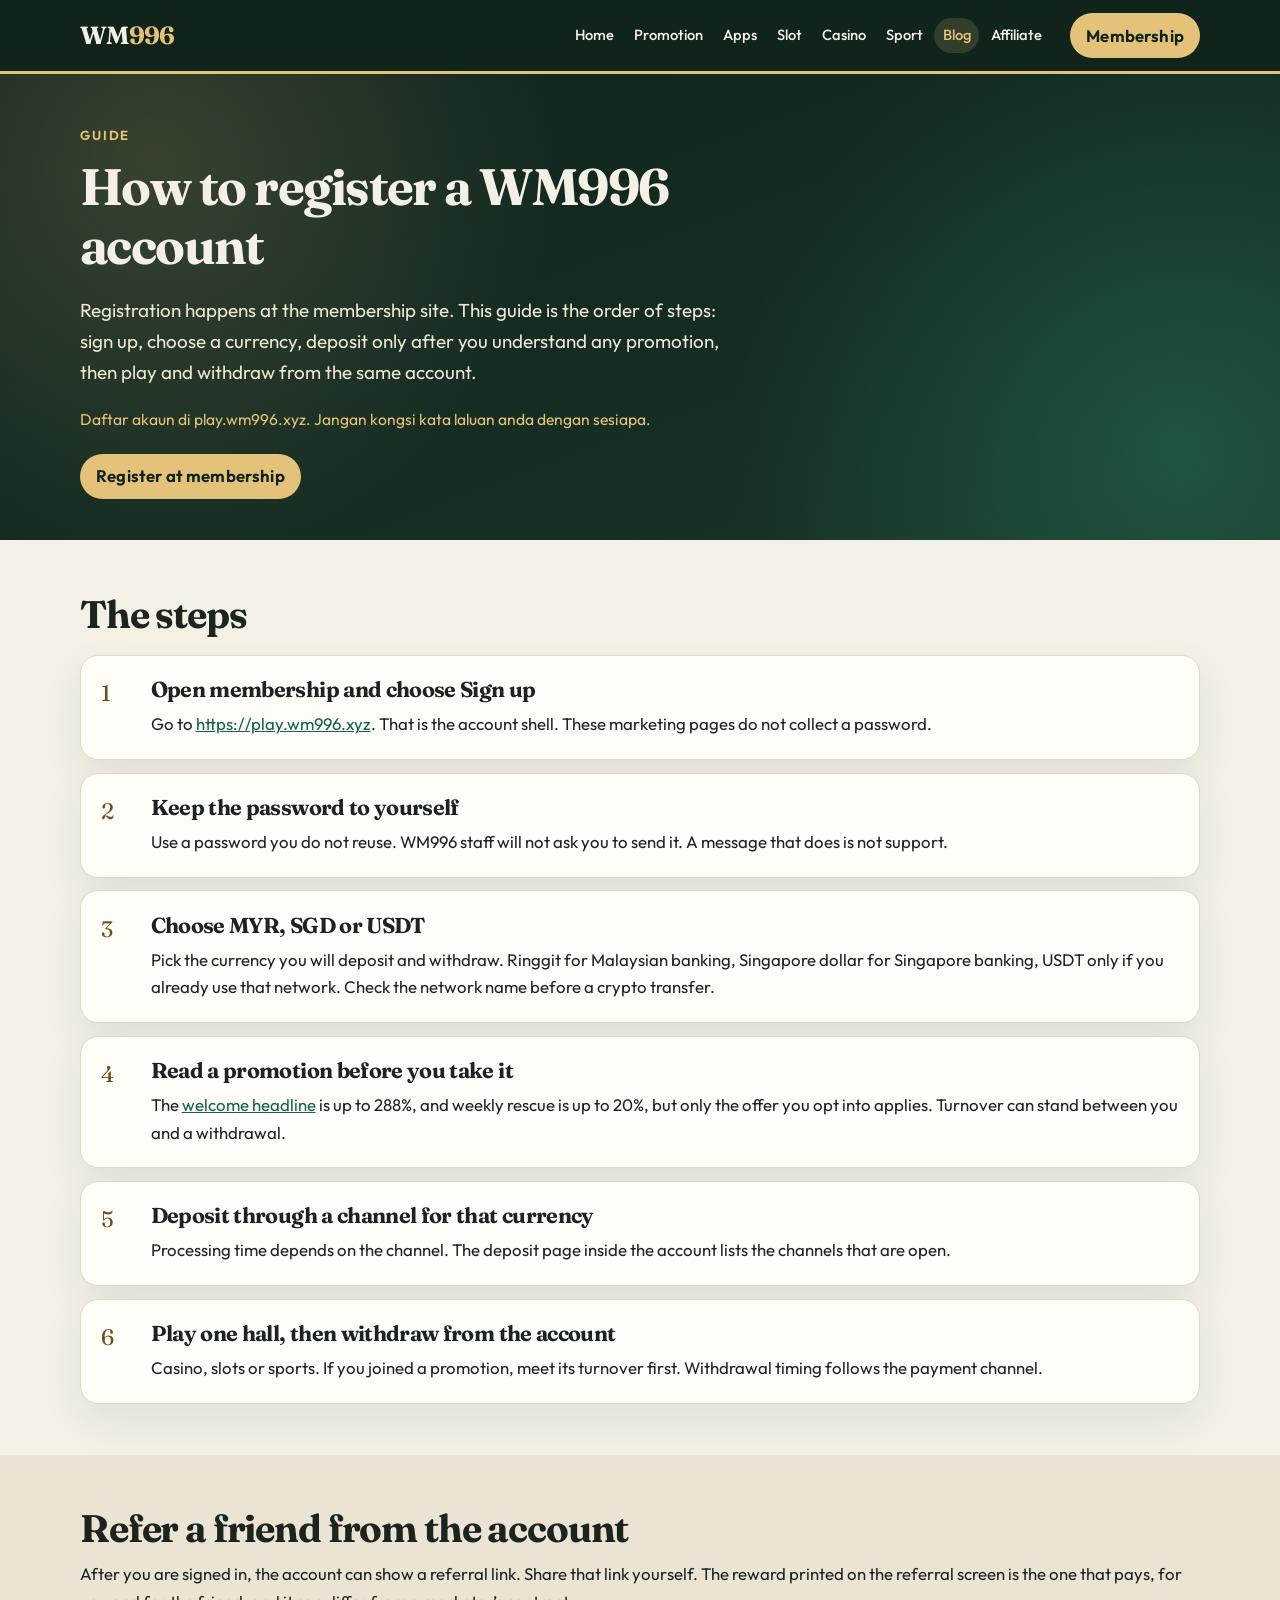
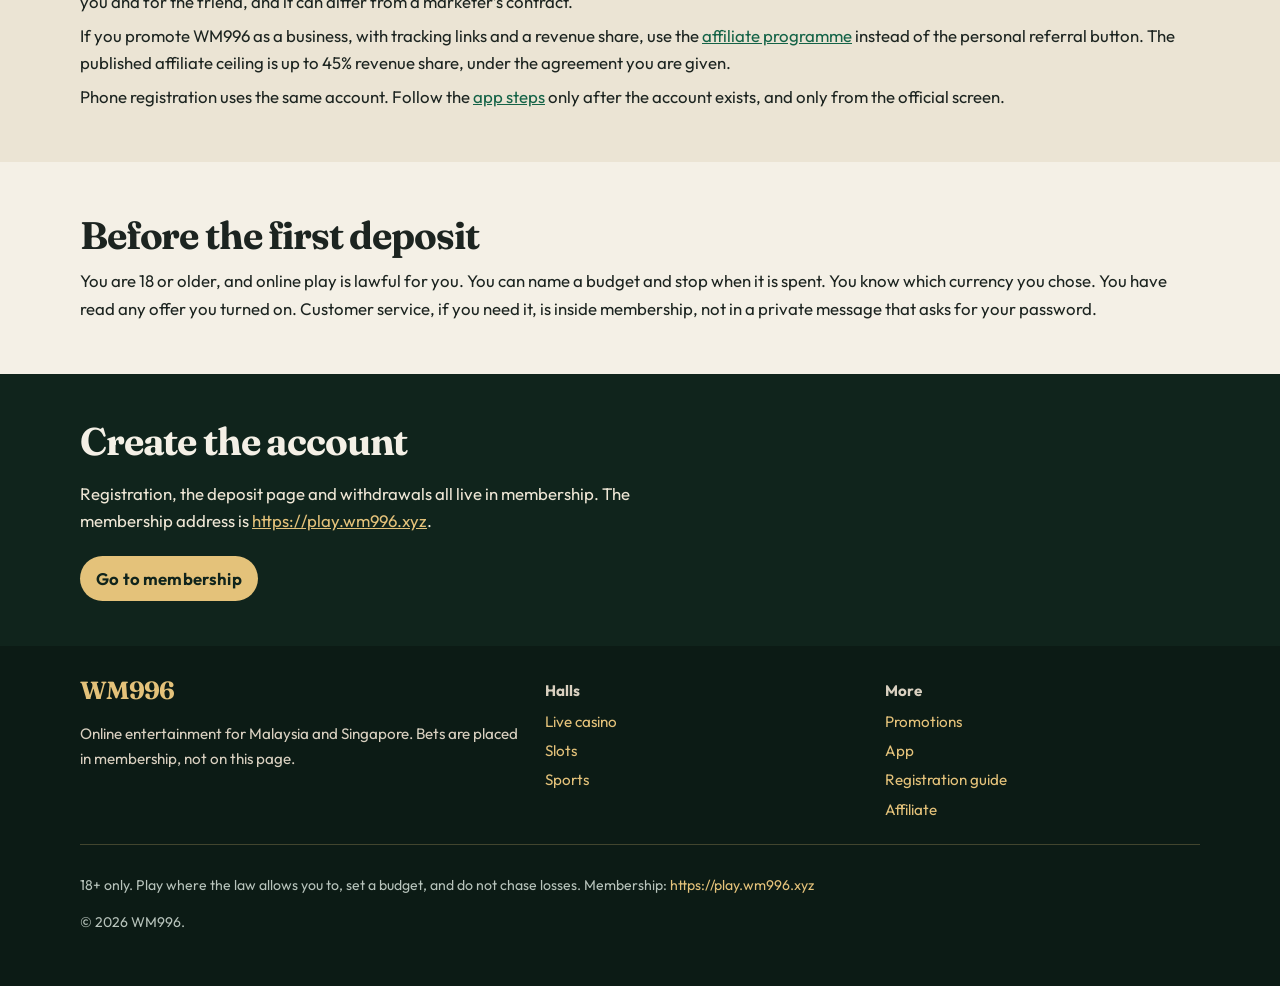
<file: blog/index.html>
<!DOCTYPE html>
<html lang="en">
<head>
  <meta charset="utf-8">
  <meta name="viewport" content="width=device-width, initial-scale=1">
  <!-- Staging preview. robots noindex,nofollow while this file is served from *.github.io. Do not point wm996.xyz DNS here without separate approval. -->
  <meta name="robots" content="noindex,nofollow">
  <title>WM996 registration guide | Open an account</title>
  <meta name="description" content="How to register a WM996 account at play.wm996.xyz: choose MYR, SGD or USDT, read promotion terms, then deposit and play.">
  <link rel="canonical" href="https://wm996.xyz/blog">
  <meta property="og:site_name" content="WM996">
  <meta property="og:type" content="website">
  <meta property="og:title" content="WM996 registration guide | Open an account">
  <meta property="og:description" content="How to register a WM996 account at play.wm996.xyz: choose MYR, SGD or USDT, read promotion terms, then deposit and play.">
  <meta property="og:url" content="https://wm996.xyz/blog">
  <meta property="og:image" content="../assets/og.png">
  <meta property="og:image:alt" content="WM996 for Malaysia and Singapore">
  <meta name="twitter:card" content="summary_large_image">
  <meta name="twitter:title" content="WM996 registration guide | Open an account">
  <meta name="twitter:description" content="How to register a WM996 account at play.wm996.xyz: choose MYR, SGD or USDT, read promotion terms, then deposit and play.">
  <meta name="twitter:image" content="../assets/og.png">
  <meta name="theme-color" content="#10241c">
  <link rel="icon" href="../assets/favicon.svg" type="image/svg+xml">
  <link rel="preconnect" href="https://fonts.googleapis.com">
  <link rel="preconnect" href="https://fonts.gstatic.com" crossorigin>
  <link href="https://fonts.googleapis.com/css2?family=Fraunces:opsz,wght@9..144,560;9..144,680&amp;family=Outfit:wght@400;500;600;700&amp;display=swap" rel="stylesheet">
  <link rel="stylesheet" href="../assets/styles.css">
  
</head>
<body>
<a class="skip" href="#content">Skip to content</a>
<header class="site-header">
  <div class="wrap header-bar">
    <a class="brand" href="../">WM<span>996</span></a>
    <nav class="nav" aria-label="Primary"><a href="../">Home</a><a href="../promotion/">Promotion</a><a href="../apps/">Apps</a><a href="../slot/">Slot</a><a href="../casino/">Casino</a><a href="../sport/">Sport</a><a href="../blog/" aria-current="page">Blog</a><a href="../affiliate/">Affiliate</a></nav>
    <a class="btn btn-gold header-cta" href="https://play.wm996.xyz">Membership</a>
  </div>
</header>
<main id="content">
<header class="page-hero">
  <div class="wrap">
    <p class="kicker">Guide</p>
    <h1>How to register a WM996 account</h1>
    <p class="lead">Registration happens at the membership site. This guide is the order of steps: sign up, choose a currency, deposit only after you understand any promotion, then play and withdraw from the same account.</p>
    <p class="ms" lang="ms">Daftar akaun di play.wm996.xyz. Jangan kongsi kata laluan anda dengan sesiapa.</p>
    <div class="actions">
      <a class="btn btn-gold" href="https://play.wm996.xyz">Register at membership</a>
    </div>
  </div>
</header>
<section class="band">
  <div class="wrap">
    <h2>The steps</h2>
    <div class="steps">
      <article class="step"><div><h3>Open membership and choose Sign up</h3><p>Go to <a href="https://play.wm996.xyz">https://play.wm996.xyz</a>. That is the account shell. These marketing pages do not collect a password.</p></div></article>
      <article class="step"><div><h3>Keep the password to yourself</h3><p>Use a password you do not reuse. WM996 staff will not ask you to send it. A message that does is not support.</p></div></article>
      <article class="step"><div><h3>Choose MYR, SGD or USDT</h3><p>Pick the currency you will deposit and withdraw. Ringgit for Malaysian banking, Singapore dollar for Singapore banking, USDT only if you already use that network. Check the network name before a crypto transfer.</p></div></article>
      <article class="step"><div><h3>Read a promotion before you take it</h3><p>The <a href="../promotion/">welcome headline</a> is up to 288%, and weekly rescue is up to 20%, but only the offer you opt into applies. Turnover can stand between you and a withdrawal.</p></div></article>
      <article class="step"><div><h3>Deposit through a channel for that currency</h3><p>Processing time depends on the channel. The deposit page inside the account lists the channels that are open.</p></div></article>
      <article class="step"><div><h3>Play one hall, then withdraw from the account</h3><p>Casino, slots or sports. If you joined a promotion, meet its turnover first. Withdrawal timing follows the payment channel.</p></div></article>
    </div>
  </div>
</section>
<section class="band band-alt">
  <div class="wrap prose">
    <h2>Refer a friend from the account</h2>
    <p>After you are signed in, the account can show a referral link. Share that link yourself. The reward printed on the referral screen is the one that pays, for you and for the friend, and it can differ from a marketer’s contract.</p>
    <p>If you promote WM996 as a business, with tracking links and a revenue share, use the <a href="../affiliate/">affiliate programme</a> instead of the personal referral button. The published affiliate ceiling is up to 45% revenue share, under the agreement you are given.</p>
    <p>Phone registration uses the same account. Follow the <a href="../apps/">app steps</a> only after the account exists, and only from the official screen.</p>
  </div>
</section>
<section class="band">
  <div class="wrap prose">
    <h2>Before the first deposit</h2>
    <p>You are 18 or older, and online play is lawful for you. You can name a budget and stop when it is spent. You know which currency you chose. You have read any offer you turned on. Customer service, if you need it, is inside membership, not in a private message that asks for your password.</p>
  </div>
</section>
<aside class="cta-band">
  <div class="wrap">
    <h2>Create the account</h2>
    <p>Registration, the deposit page and withdrawals all live in membership. The membership address is <a href="https://play.wm996.xyz">https://play.wm996.xyz</a>.</p>
    <div class="actions"><a class="btn btn-gold" href="https://play.wm996.xyz">Go to membership</a></div>
  </div>
</aside>
</main>
<footer class="site-footer">
  <div class="wrap footer-grid">
    <div>
      <a class="brand" href="../">WM<span>996</span></a>
      <p>Online entertainment for Malaysia and Singapore. Bets are placed in membership, not on this page.</p>
    </div>
    <div>
      <strong>Halls</strong>
      <ul><li><a href="../casino/">Live casino</a></li><li><a href="../slot/">Slots</a></li><li><a href="../sport/">Sports</a></li></ul>
    </div>
    <div>
      <strong>More</strong>
      <ul><li><a href="../promotion/">Promotions</a></li><li><a href="../apps/">App</a></li><li><a href="../blog/">Registration guide</a></li><li><a href="../affiliate/">Affiliate</a></li></ul>
    </div>
  </div>
  <div class="wrap fine">
    <p>18+ only. Play where the law allows you to, set a budget, and do not chase losses. Membership: <a href="https://play.wm996.xyz">https://play.wm996.xyz</a></p>
    <p>© 2026 WM996.</p>
  </div>
</footer>
</body>
</html>
</file>
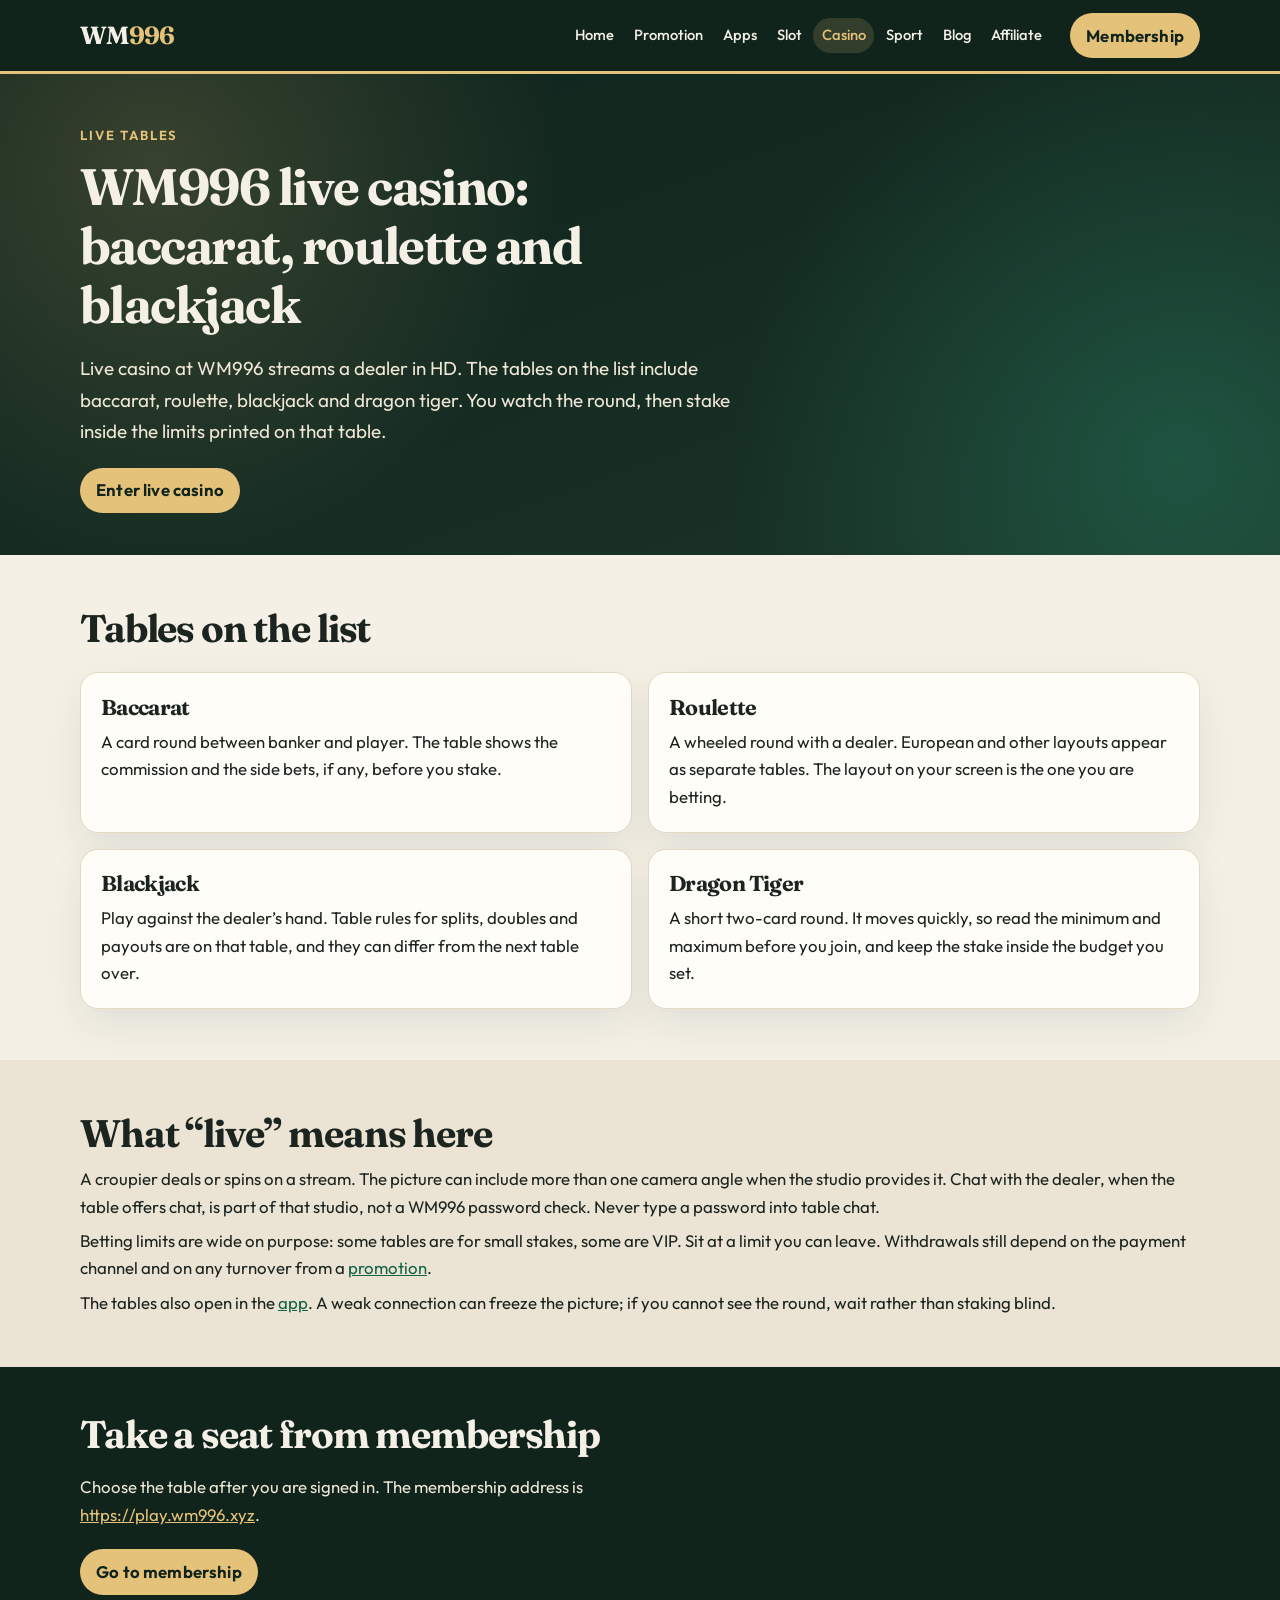
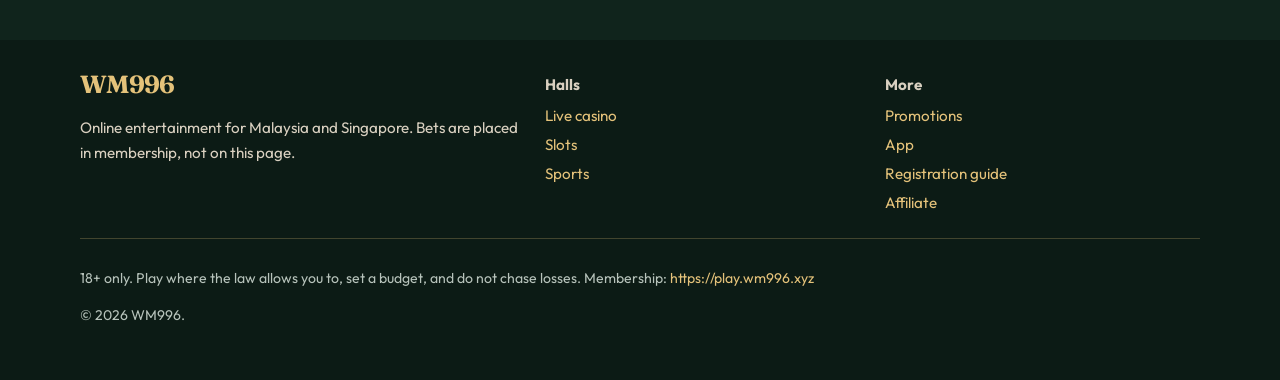
<file: casino/index.html>
<!DOCTYPE html>
<html lang="en">
<head>
  <meta charset="utf-8">
  <meta name="viewport" content="width=device-width, initial-scale=1">
  <!-- Staging preview. robots noindex,nofollow while this file is served from *.github.io. Do not point wm996.xyz DNS here without separate approval. -->
  <meta name="robots" content="noindex,nofollow">
  <title>WM996 live casino | Baccarat, roulette, blackjack</title>
  <meta name="description" content="WM996 live casino streams baccarat, roulette, blackjack and dragon tiger with table limits shown before you stake.">
  <link rel="canonical" href="https://wm996.xyz/casino">
  <meta property="og:site_name" content="WM996">
  <meta property="og:type" content="website">
  <meta property="og:title" content="WM996 live casino | Baccarat, roulette, blackjack">
  <meta property="og:description" content="WM996 live casino streams baccarat, roulette, blackjack and dragon tiger with table limits shown before you stake.">
  <meta property="og:url" content="https://wm996.xyz/casino">
  <meta property="og:image" content="../assets/og.png">
  <meta property="og:image:alt" content="WM996 for Malaysia and Singapore">
  <meta name="twitter:card" content="summary_large_image">
  <meta name="twitter:title" content="WM996 live casino | Baccarat, roulette, blackjack">
  <meta name="twitter:description" content="WM996 live casino streams baccarat, roulette, blackjack and dragon tiger with table limits shown before you stake.">
  <meta name="twitter:image" content="../assets/og.png">
  <meta name="theme-color" content="#10241c">
  <link rel="icon" href="../assets/favicon.svg" type="image/svg+xml">
  <link rel="preconnect" href="https://fonts.googleapis.com">
  <link rel="preconnect" href="https://fonts.gstatic.com" crossorigin>
  <link href="https://fonts.googleapis.com/css2?family=Fraunces:opsz,wght@9..144,560;9..144,680&amp;family=Outfit:wght@400;500;600;700&amp;display=swap" rel="stylesheet">
  <link rel="stylesheet" href="../assets/styles.css">
  
</head>
<body>
<a class="skip" href="#content">Skip to content</a>
<header class="site-header">
  <div class="wrap header-bar">
    <a class="brand" href="../">WM<span>996</span></a>
    <nav class="nav" aria-label="Primary"><a href="../">Home</a><a href="../promotion/">Promotion</a><a href="../apps/">Apps</a><a href="../slot/">Slot</a><a href="../casino/" aria-current="page">Casino</a><a href="../sport/">Sport</a><a href="../blog/">Blog</a><a href="../affiliate/">Affiliate</a></nav>
    <a class="btn btn-gold header-cta" href="https://play.wm996.xyz">Membership</a>
  </div>
</header>
<main id="content">
<header class="page-hero">
  <div class="wrap">
    <p class="kicker">Live tables</p>
    <h1>WM996 live casino: baccarat, roulette and blackjack</h1>
    <p class="lead">Live casino at WM996 streams a dealer in HD. The tables on the list include baccarat, roulette, blackjack and dragon tiger. You watch the round, then stake inside the limits printed on that table.</p>
    <div class="actions">
      <a class="btn btn-gold" href="https://play.wm996.xyz">Enter live casino</a>
    </div>
  </div>
</header>
<section class="band">
  <div class="wrap">
    <h2>Tables on the list</h2>
    <div class="grid-2">
      <article class="card">
        <h3>Baccarat</h3>
        <p>A card round between banker and player. The table shows the commission and the side bets, if any, before you stake.</p>
      </article>
      <article class="card">
        <h3>Roulette</h3>
        <p>A wheeled round with a dealer. European and other layouts appear as separate tables. The layout on your screen is the one you are betting.</p>
      </article>
      <article class="card">
        <h3>Blackjack</h3>
        <p>Play against the dealer’s hand. Table rules for splits, doubles and payouts are on that table, and they can differ from the next table over.</p>
      </article>
      <article class="card">
        <h3>Dragon Tiger</h3>
        <p>A short two-card round. It moves quickly, so read the minimum and maximum before you join, and keep the stake inside the budget you set.</p>
      </article>
    </div>
  </div>
</section>
<section class="band band-alt">
  <div class="wrap prose">
    <h2>What “live” means here</h2>
    <p>A croupier deals or spins on a stream. The picture can include more than one camera angle when the studio provides it. Chat with the dealer, when the table offers chat, is part of that studio, not a WM996 password check. Never type a password into table chat.</p>
    <p>Betting limits are wide on purpose: some tables are for small stakes, some are VIP. Sit at a limit you can leave. Withdrawals still depend on the payment channel and on any turnover from a <a href="../promotion/">promotion</a>.</p>
    <p>The tables also open in the <a href="../apps/">app</a>. A weak connection can freeze the picture; if you cannot see the round, wait rather than staking blind.</p>
  </div>
</section>
<aside class="cta-band">
  <div class="wrap">
    <h2>Take a seat from membership</h2>
    <p>Choose the table after you are signed in. The membership address is <a href="https://play.wm996.xyz">https://play.wm996.xyz</a>.</p>
    <div class="actions"><a class="btn btn-gold" href="https://play.wm996.xyz">Go to membership</a></div>
  </div>
</aside>
</main>
<footer class="site-footer">
  <div class="wrap footer-grid">
    <div>
      <a class="brand" href="../">WM<span>996</span></a>
      <p>Online entertainment for Malaysia and Singapore. Bets are placed in membership, not on this page.</p>
    </div>
    <div>
      <strong>Halls</strong>
      <ul><li><a href="../casino/">Live casino</a></li><li><a href="../slot/">Slots</a></li><li><a href="../sport/">Sports</a></li></ul>
    </div>
    <div>
      <strong>More</strong>
      <ul><li><a href="../promotion/">Promotions</a></li><li><a href="../apps/">App</a></li><li><a href="../blog/">Registration guide</a></li><li><a href="../affiliate/">Affiliate</a></li></ul>
    </div>
  </div>
  <div class="wrap fine">
    <p>18+ only. Play where the law allows you to, set a budget, and do not chase losses. Membership: <a href="https://play.wm996.xyz">https://play.wm996.xyz</a></p>
    <p>© 2026 WM996.</p>
  </div>
</footer>
</body>
</html>
</file>
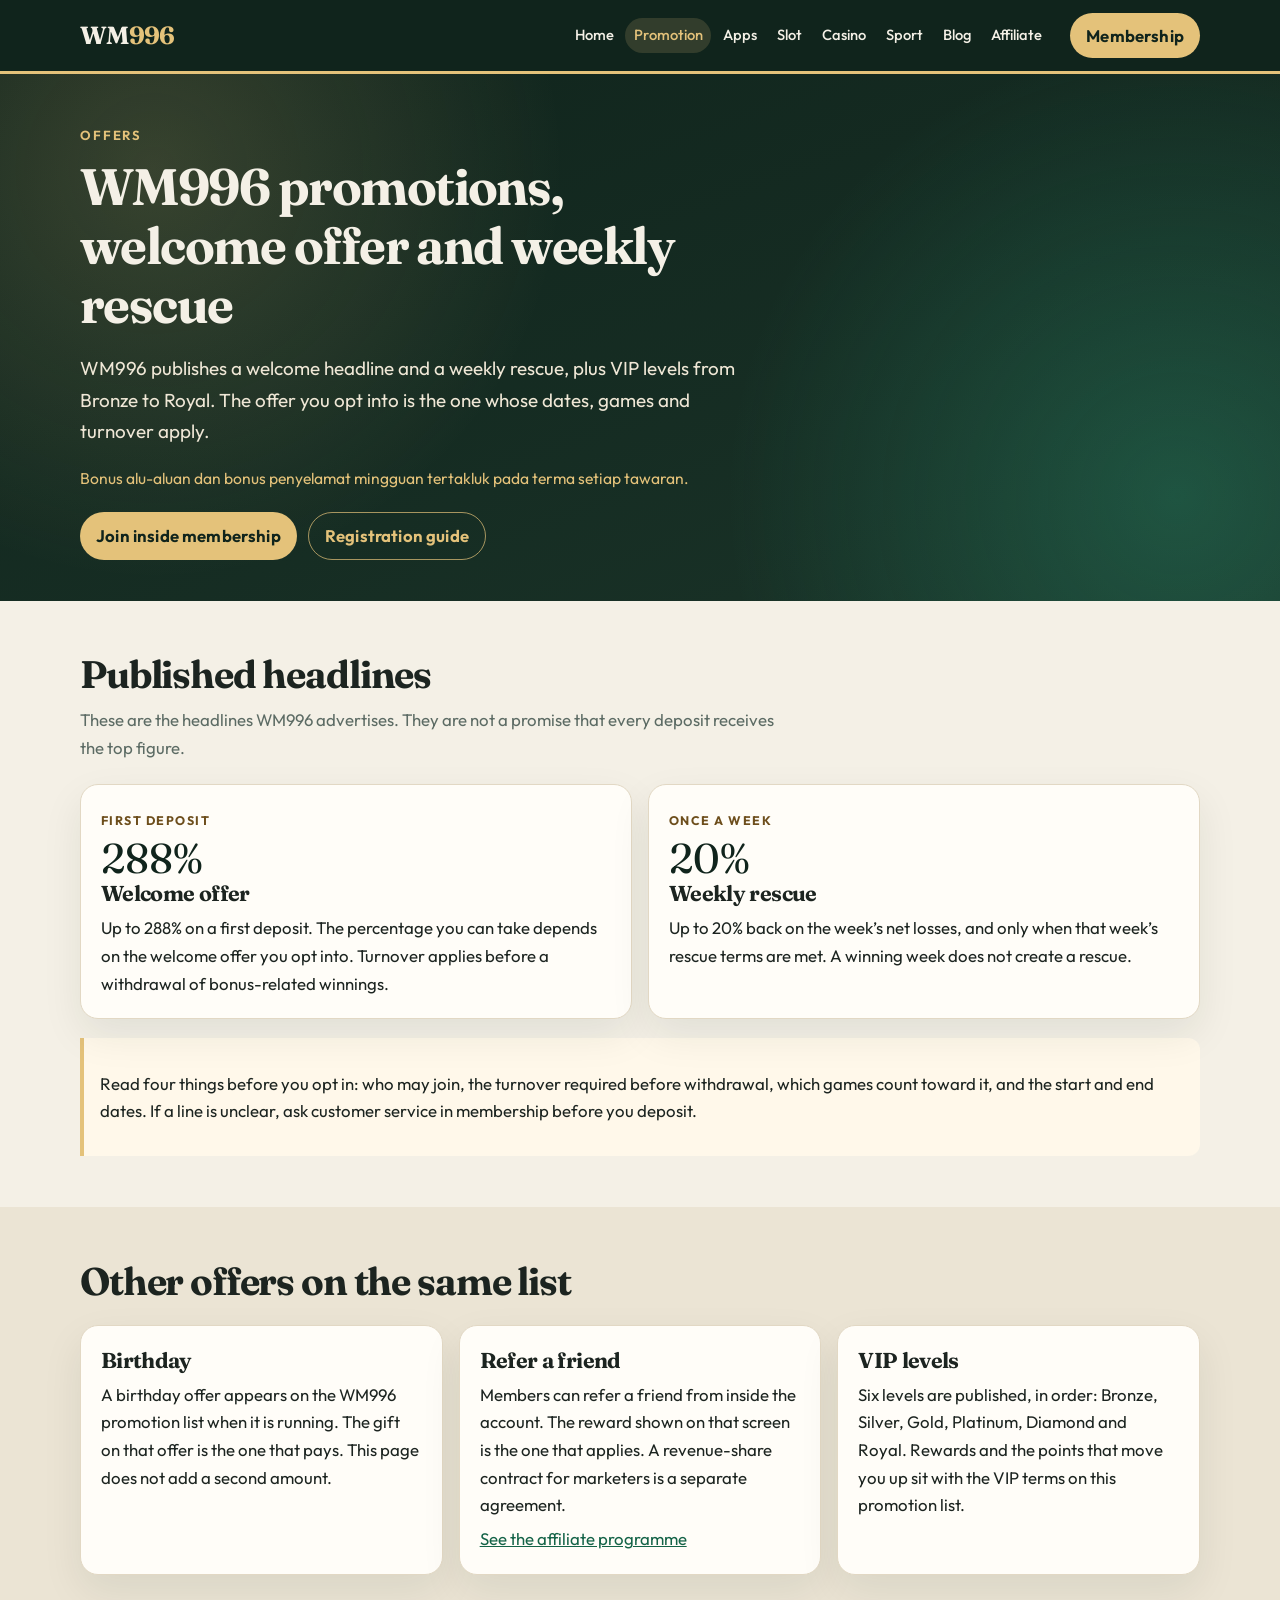
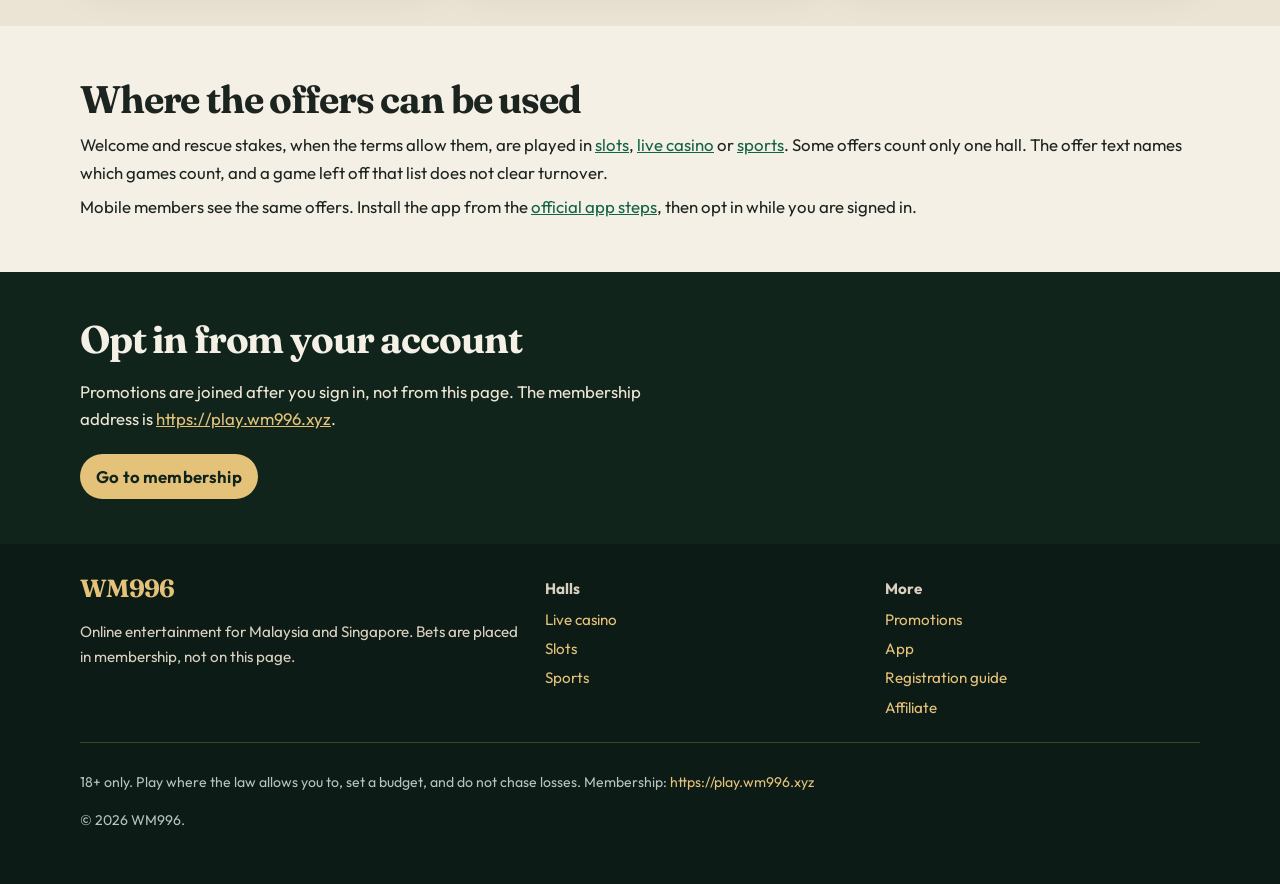
<file: promotion/index.html>
<!DOCTYPE html>
<html lang="en">
<head>
  <meta charset="utf-8">
  <meta name="viewport" content="width=device-width, initial-scale=1">
  <!-- Staging preview. robots noindex,nofollow while this file is served from *.github.io. Do not point wm996.xyz DNS here without separate approval. -->
  <meta name="robots" content="noindex,nofollow">
  <title>WM996 promotions | Welcome offer and weekly rescue</title>
  <meta name="description" content="WM996 promotions: a welcome offer up to 288% on a first deposit, weekly rescue up to 20%, and VIP levels from Bronze to Royal.">
  <link rel="canonical" href="https://wm996.xyz/promotion">
  <meta property="og:site_name" content="WM996">
  <meta property="og:type" content="website">
  <meta property="og:title" content="WM996 promotions | Welcome offer and weekly rescue">
  <meta property="og:description" content="WM996 promotions: a welcome offer up to 288% on a first deposit, weekly rescue up to 20%, and VIP levels from Bronze to Royal.">
  <meta property="og:url" content="https://wm996.xyz/promotion">
  <meta property="og:image" content="../assets/og.png">
  <meta property="og:image:alt" content="WM996 for Malaysia and Singapore">
  <meta name="twitter:card" content="summary_large_image">
  <meta name="twitter:title" content="WM996 promotions | Welcome offer and weekly rescue">
  <meta name="twitter:description" content="WM996 promotions: a welcome offer up to 288% on a first deposit, weekly rescue up to 20%, and VIP levels from Bronze to Royal.">
  <meta name="twitter:image" content="../assets/og.png">
  <meta name="theme-color" content="#10241c">
  <link rel="icon" href="../assets/favicon.svg" type="image/svg+xml">
  <link rel="preconnect" href="https://fonts.googleapis.com">
  <link rel="preconnect" href="https://fonts.gstatic.com" crossorigin>
  <link href="https://fonts.googleapis.com/css2?family=Fraunces:opsz,wght@9..144,560;9..144,680&amp;family=Outfit:wght@400;500;600;700&amp;display=swap" rel="stylesheet">
  <link rel="stylesheet" href="../assets/styles.css">
  
</head>
<body>
<a class="skip" href="#content">Skip to content</a>
<header class="site-header">
  <div class="wrap header-bar">
    <a class="brand" href="../">WM<span>996</span></a>
    <nav class="nav" aria-label="Primary"><a href="../">Home</a><a href="../promotion/" aria-current="page">Promotion</a><a href="../apps/">Apps</a><a href="../slot/">Slot</a><a href="../casino/">Casino</a><a href="../sport/">Sport</a><a href="../blog/">Blog</a><a href="../affiliate/">Affiliate</a></nav>
    <a class="btn btn-gold header-cta" href="https://play.wm996.xyz">Membership</a>
  </div>
</header>
<main id="content">
<header class="page-hero">
  <div class="wrap">
    <p class="kicker">Offers</p>
    <h1>WM996 promotions, welcome offer and weekly rescue</h1>
    <p class="lead">WM996 publishes a welcome headline and a weekly rescue, plus VIP levels from Bronze to Royal. The offer you opt into is the one whose dates, games and turnover apply.</p>
    <p class="ms" lang="ms">Bonus alu-aluan dan bonus penyelamat mingguan tertakluk pada terma setiap tawaran.</p>
    <div class="actions">
      <a class="btn btn-gold" href="https://play.wm996.xyz">Join inside membership</a>
      <a class="btn btn-ghost" href="../blog/">Registration guide</a>
    </div>
  </div>
</header>
<section class="band">
  <div class="wrap">
    <h2>Published headlines</h2>
    <p class="intro">These are the headlines WM996 advertises. They are not a promise that every deposit receives the top figure.</p>
    <div class="grid-2">
      <article class="offer">
        <p class="eyebrow">First deposit</p>
        <p class="stat">288%</p>
        <h3>Welcome offer</h3>
        <p>Up to 288% on a first deposit. The percentage you can take depends on the welcome offer you opt into. Turnover applies before a withdrawal of bonus-related winnings.</p>
      </article>
      <article class="offer">
        <p class="eyebrow">Once a week</p>
        <p class="stat">20%</p>
        <h3>Weekly rescue</h3>
        <p>Up to 20% back on the week’s net losses, and only when that week’s rescue terms are met. A winning week does not create a rescue.</p>
      </article>
    </div>
    <div class="note">
      <p>Read four things before you opt in: who may join, the turnover required before withdrawal, which games count toward it, and the start and end dates. If a line is unclear, ask customer service in membership before you deposit.</p>
    </div>
  </div>
</section>
<section class="band band-alt">
  <div class="wrap">
    <h2>Other offers on the same list</h2>
    <div class="grid-3">
      <article class="card">
        <h3>Birthday</h3>
        <p>A birthday offer appears on the WM996 promotion list when it is running. The gift on that offer is the one that pays. This page does not add a second amount.</p>
      </article>
      <article class="card">
        <h3>Refer a friend</h3>
        <p>Members can refer a friend from inside the account. The reward shown on that screen is the one that applies. A revenue-share contract for marketers is a separate agreement.</p>
        <p><a href="../affiliate/">See the affiliate programme</a></p>
      </article>
      <article class="card">
        <h3>VIP levels</h3>
        <p>Six levels are published, in order: Bronze, Silver, Gold, Platinum, Diamond and Royal. Rewards and the points that move you up sit with the VIP terms on this promotion list.</p>
      </article>
    </div>
  </div>
</section>
<section class="band">
  <div class="wrap prose">
    <h2>Where the offers can be used</h2>
    <p>Welcome and rescue stakes, when the terms allow them, are played in <a href="../slot/">slots</a>, <a href="../casino/">live casino</a> or <a href="../sport/">sports</a>. Some offers count only one hall. The offer text names which games count, and a game left off that list does not clear turnover.</p>
    <p>Mobile members see the same offers. Install the app from the <a href="../apps/">official app steps</a>, then opt in while you are signed in.</p>
  </div>
</section>
<aside class="cta-band">
  <div class="wrap">
    <h2>Opt in from your account</h2>
    <p>Promotions are joined after you sign in, not from this page. The membership address is <a href="https://play.wm996.xyz">https://play.wm996.xyz</a>.</p>
    <div class="actions"><a class="btn btn-gold" href="https://play.wm996.xyz">Go to membership</a></div>
  </div>
</aside>
</main>
<footer class="site-footer">
  <div class="wrap footer-grid">
    <div>
      <a class="brand" href="../">WM<span>996</span></a>
      <p>Online entertainment for Malaysia and Singapore. Bets are placed in membership, not on this page.</p>
    </div>
    <div>
      <strong>Halls</strong>
      <ul><li><a href="../casino/">Live casino</a></li><li><a href="../slot/">Slots</a></li><li><a href="../sport/">Sports</a></li></ul>
    </div>
    <div>
      <strong>More</strong>
      <ul><li><a href="../promotion/">Promotions</a></li><li><a href="../apps/">App</a></li><li><a href="../blog/">Registration guide</a></li><li><a href="../affiliate/">Affiliate</a></li></ul>
    </div>
  </div>
  <div class="wrap fine">
    <p>18+ only. Play where the law allows you to, set a budget, and do not chase losses. Membership: <a href="https://play.wm996.xyz">https://play.wm996.xyz</a></p>
    <p>© 2026 WM996.</p>
  </div>
</footer>
</body>
</html>
</file>
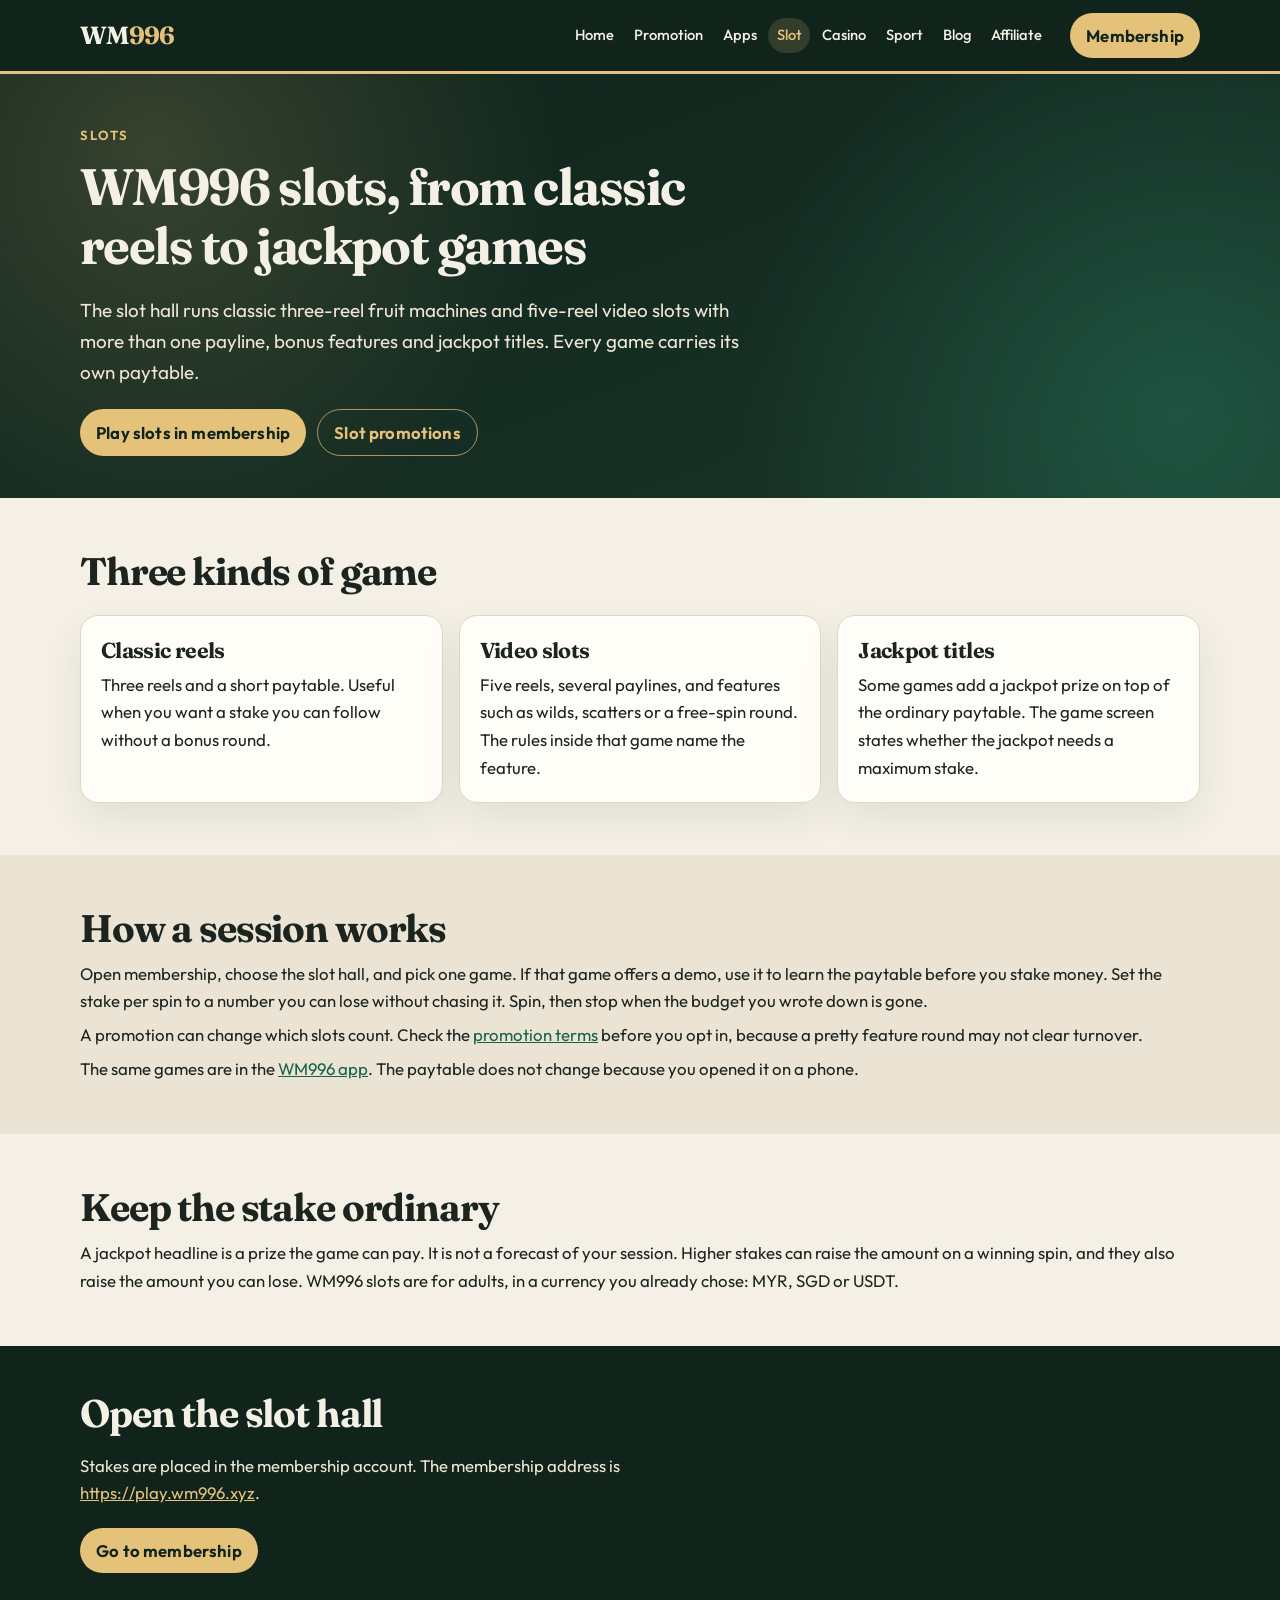
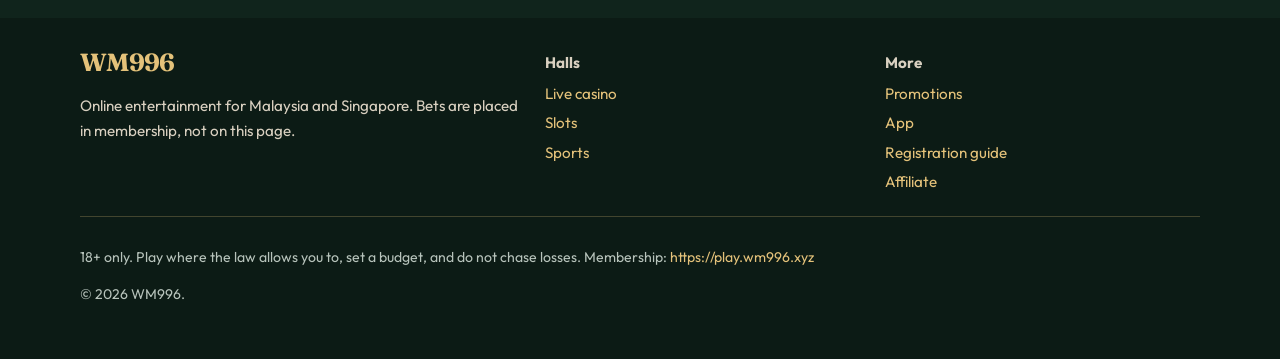
<file: slot/index.html>
<!DOCTYPE html>
<html lang="en">
<head>
  <meta charset="utf-8">
  <meta name="viewport" content="width=device-width, initial-scale=1">
  <!-- Staging preview. robots noindex,nofollow while this file is served from *.github.io. Do not point wm996.xyz DNS here without separate approval. -->
  <meta name="robots" content="noindex,nofollow">
  <title>WM996 slots | Classic and video games</title>
  <meta name="description" content="WM996 slots: classic three-reel games, five-reel video slots with bonus features, and jackpot titles. Stakes are placed in membership.">
  <link rel="canonical" href="https://wm996.xyz/slot">
  <meta property="og:site_name" content="WM996">
  <meta property="og:type" content="website">
  <meta property="og:title" content="WM996 slots | Classic and video games">
  <meta property="og:description" content="WM996 slots: classic three-reel games, five-reel video slots with bonus features, and jackpot titles. Stakes are placed in membership.">
  <meta property="og:url" content="https://wm996.xyz/slot">
  <meta property="og:image" content="../assets/og.png">
  <meta property="og:image:alt" content="WM996 for Malaysia and Singapore">
  <meta name="twitter:card" content="summary_large_image">
  <meta name="twitter:title" content="WM996 slots | Classic and video games">
  <meta name="twitter:description" content="WM996 slots: classic three-reel games, five-reel video slots with bonus features, and jackpot titles. Stakes are placed in membership.">
  <meta name="twitter:image" content="../assets/og.png">
  <meta name="theme-color" content="#10241c">
  <link rel="icon" href="../assets/favicon.svg" type="image/svg+xml">
  <link rel="preconnect" href="https://fonts.googleapis.com">
  <link rel="preconnect" href="https://fonts.gstatic.com" crossorigin>
  <link href="https://fonts.googleapis.com/css2?family=Fraunces:opsz,wght@9..144,560;9..144,680&amp;family=Outfit:wght@400;500;600;700&amp;display=swap" rel="stylesheet">
  <link rel="stylesheet" href="../assets/styles.css">
  
</head>
<body>
<a class="skip" href="#content">Skip to content</a>
<header class="site-header">
  <div class="wrap header-bar">
    <a class="brand" href="../">WM<span>996</span></a>
    <nav class="nav" aria-label="Primary"><a href="../">Home</a><a href="../promotion/">Promotion</a><a href="../apps/">Apps</a><a href="../slot/" aria-current="page">Slot</a><a href="../casino/">Casino</a><a href="../sport/">Sport</a><a href="../blog/">Blog</a><a href="../affiliate/">Affiliate</a></nav>
    <a class="btn btn-gold header-cta" href="https://play.wm996.xyz">Membership</a>
  </div>
</header>
<main id="content">
<header class="page-hero">
  <div class="wrap">
    <p class="kicker">Slots</p>
    <h1>WM996 slots, from classic reels to jackpot games</h1>
    <p class="lead">The slot hall runs classic three-reel fruit machines and five-reel video slots with more than one payline, bonus features and jackpot titles. Every game carries its own paytable.</p>
    <div class="actions">
      <a class="btn btn-gold" href="https://play.wm996.xyz">Play slots in membership</a>
      <a class="btn btn-ghost" href="../promotion/">Slot promotions</a>
    </div>
  </div>
</header>
<section class="band">
  <div class="wrap">
    <h2>Three kinds of game</h2>
    <div class="grid-3">
      <article class="card">
        <h3>Classic reels</h3>
        <p>Three reels and a short paytable. Useful when you want a stake you can follow without a bonus round.</p>
      </article>
      <article class="card">
        <h3>Video slots</h3>
        <p>Five reels, several paylines, and features such as wilds, scatters or a free-spin round. The rules inside that game name the feature.</p>
      </article>
      <article class="card">
        <h3>Jackpot titles</h3>
        <p>Some games add a jackpot prize on top of the ordinary paytable. The game screen states whether the jackpot needs a maximum stake.</p>
      </article>
    </div>
  </div>
</section>
<section class="band band-alt">
  <div class="wrap prose">
    <h2>How a session works</h2>
    <p>Open membership, choose the slot hall, and pick one game. If that game offers a demo, use it to learn the paytable before you stake money. Set the stake per spin to a number you can lose without chasing it. Spin, then stop when the budget you wrote down is gone.</p>
    <p>A promotion can change which slots count. Check the <a href="../promotion/">promotion terms</a> before you opt in, because a pretty feature round may not clear turnover.</p>
    <p>The same games are in the <a href="../apps/">WM996 app</a>. The paytable does not change because you opened it on a phone.</p>
  </div>
</section>
<section class="band">
  <div class="wrap prose">
    <h2>Keep the stake ordinary</h2>
    <p>A jackpot headline is a prize the game can pay. It is not a forecast of your session. Higher stakes can raise the amount on a winning spin, and they also raise the amount you can lose. WM996 slots are for adults, in a currency you already chose: MYR, SGD or USDT.</p>
  </div>
</section>
<aside class="cta-band">
  <div class="wrap">
    <h2>Open the slot hall</h2>
    <p>Stakes are placed in the membership account. The membership address is <a href="https://play.wm996.xyz">https://play.wm996.xyz</a>.</p>
    <div class="actions"><a class="btn btn-gold" href="https://play.wm996.xyz">Go to membership</a></div>
  </div>
</aside>
</main>
<footer class="site-footer">
  <div class="wrap footer-grid">
    <div>
      <a class="brand" href="../">WM<span>996</span></a>
      <p>Online entertainment for Malaysia and Singapore. Bets are placed in membership, not on this page.</p>
    </div>
    <div>
      <strong>Halls</strong>
      <ul><li><a href="../casino/">Live casino</a></li><li><a href="../slot/">Slots</a></li><li><a href="../sport/">Sports</a></li></ul>
    </div>
    <div>
      <strong>More</strong>
      <ul><li><a href="../promotion/">Promotions</a></li><li><a href="../apps/">App</a></li><li><a href="../blog/">Registration guide</a></li><li><a href="../affiliate/">Affiliate</a></li></ul>
    </div>
  </div>
  <div class="wrap fine">
    <p>18+ only. Play where the law allows you to, set a budget, and do not chase losses. Membership: <a href="https://play.wm996.xyz">https://play.wm996.xyz</a></p>
    <p>© 2026 WM996.</p>
  </div>
</footer>
</body>
</html>
</file>
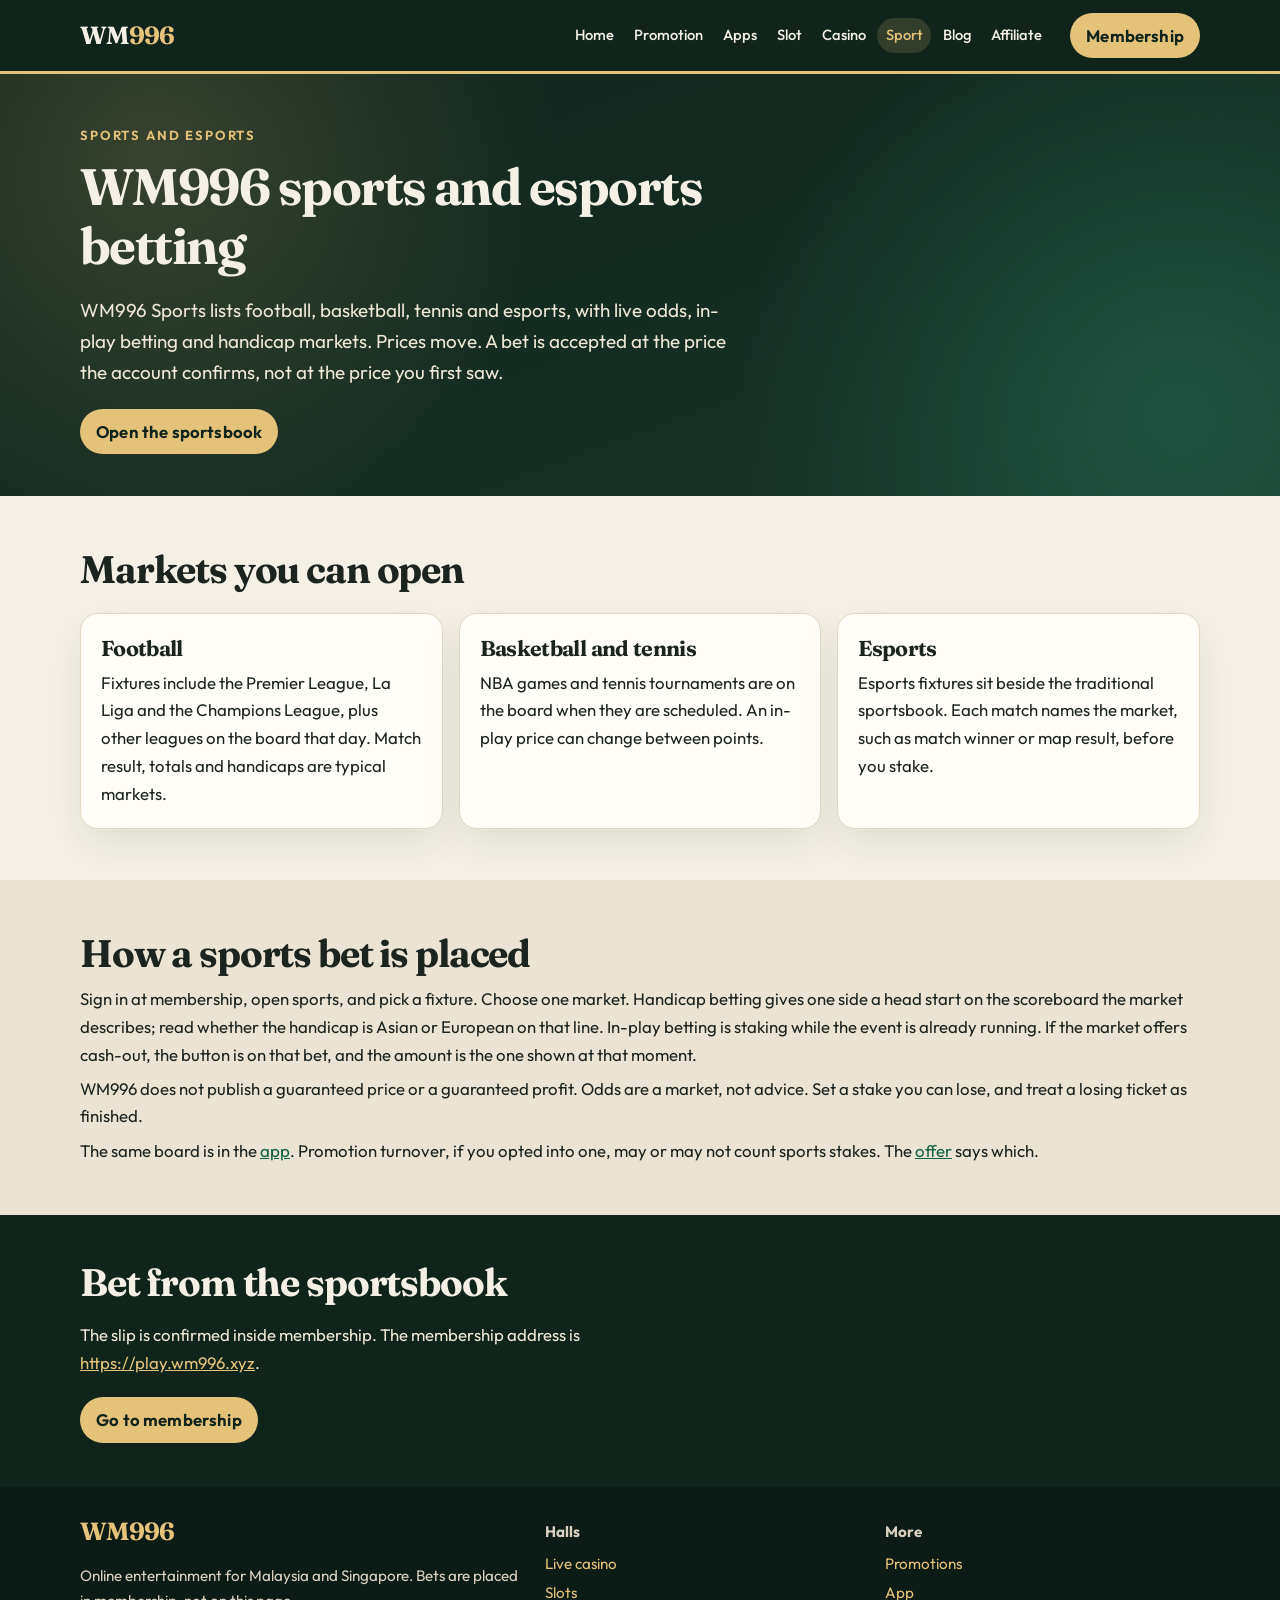
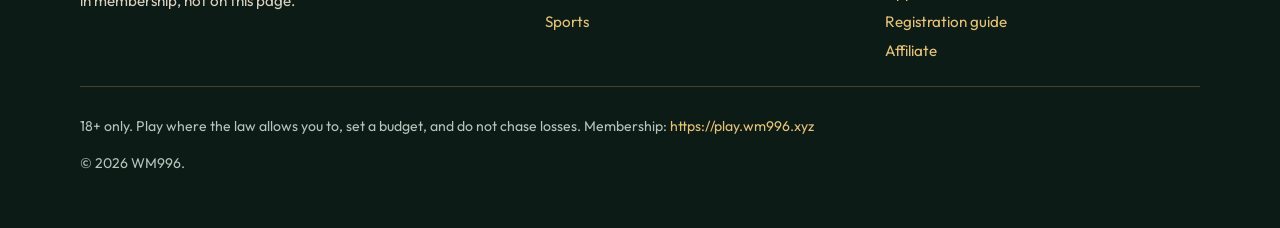
<file: sport/index.html>
<!DOCTYPE html>
<html lang="en">
<head>
  <meta charset="utf-8">
  <meta name="viewport" content="width=device-width, initial-scale=1">
  <!-- Staging preview. robots noindex,nofollow while this file is served from *.github.io. Do not point wm996.xyz DNS here without separate approval. -->
  <meta name="robots" content="noindex,nofollow">
  <title>WM996 sports | Football, basketball and esports</title>
  <meta name="description" content="WM996 sports lists football, basketball, tennis and esports with live odds, in-play betting and handicap markets.">
  <link rel="canonical" href="https://wm996.xyz/sport">
  <meta property="og:site_name" content="WM996">
  <meta property="og:type" content="website">
  <meta property="og:title" content="WM996 sports | Football, basketball and esports">
  <meta property="og:description" content="WM996 sports lists football, basketball, tennis and esports with live odds, in-play betting and handicap markets.">
  <meta property="og:url" content="https://wm996.xyz/sport">
  <meta property="og:image" content="../assets/og.png">
  <meta property="og:image:alt" content="WM996 for Malaysia and Singapore">
  <meta name="twitter:card" content="summary_large_image">
  <meta name="twitter:title" content="WM996 sports | Football, basketball and esports">
  <meta name="twitter:description" content="WM996 sports lists football, basketball, tennis and esports with live odds, in-play betting and handicap markets.">
  <meta name="twitter:image" content="../assets/og.png">
  <meta name="theme-color" content="#10241c">
  <link rel="icon" href="../assets/favicon.svg" type="image/svg+xml">
  <link rel="preconnect" href="https://fonts.googleapis.com">
  <link rel="preconnect" href="https://fonts.gstatic.com" crossorigin>
  <link href="https://fonts.googleapis.com/css2?family=Fraunces:opsz,wght@9..144,560;9..144,680&amp;family=Outfit:wght@400;500;600;700&amp;display=swap" rel="stylesheet">
  <link rel="stylesheet" href="../assets/styles.css">
  
</head>
<body>
<a class="skip" href="#content">Skip to content</a>
<header class="site-header">
  <div class="wrap header-bar">
    <a class="brand" href="../">WM<span>996</span></a>
    <nav class="nav" aria-label="Primary"><a href="../">Home</a><a href="../promotion/">Promotion</a><a href="../apps/">Apps</a><a href="../slot/">Slot</a><a href="../casino/">Casino</a><a href="../sport/" aria-current="page">Sport</a><a href="../blog/">Blog</a><a href="../affiliate/">Affiliate</a></nav>
    <a class="btn btn-gold header-cta" href="https://play.wm996.xyz">Membership</a>
  </div>
</header>
<main id="content">
<header class="page-hero">
  <div class="wrap">
    <p class="kicker">Sports and esports</p>
    <h1>WM996 sports and esports betting</h1>
    <p class="lead">WM996 Sports lists football, basketball, tennis and esports, with live odds, in-play betting and handicap markets. Prices move. A bet is accepted at the price the account confirms, not at the price you first saw.</p>
    <div class="actions">
      <a class="btn btn-gold" href="https://play.wm996.xyz">Open the sportsbook</a>
    </div>
  </div>
</header>
<section class="band">
  <div class="wrap">
    <h2>Markets you can open</h2>
    <div class="grid-3">
      <article class="card">
        <h3>Football</h3>
        <p>Fixtures include the Premier League, La Liga and the Champions League, plus other leagues on the board that day. Match result, totals and handicaps are typical markets.</p>
      </article>
      <article class="card">
        <h3>Basketball and tennis</h3>
        <p>NBA games and tennis tournaments are on the board when they are scheduled. An in-play price can change between points.</p>
      </article>
      <article class="card">
        <h3>Esports</h3>
        <p>Esports fixtures sit beside the traditional sportsbook. Each match names the market, such as match winner or map result, before you stake.</p>
      </article>
    </div>
  </div>
</section>
<section class="band band-alt">
  <div class="wrap prose">
    <h2>How a sports bet is placed</h2>
    <p>Sign in at membership, open sports, and pick a fixture. Choose one market. Handicap betting gives one side a head start on the scoreboard the market describes; read whether the handicap is Asian or European on that line. In-play betting is staking while the event is already running. If the market offers cash-out, the button is on that bet, and the amount is the one shown at that moment.</p>
    <p>WM996 does not publish a guaranteed price or a guaranteed profit. Odds are a market, not advice. Set a stake you can lose, and treat a losing ticket as finished.</p>
    <p>The same board is in the <a href="../apps/">app</a>. Promotion turnover, if you opted into one, may or may not count sports stakes. The <a href="../promotion/">offer</a> says which.</p>
  </div>
</section>
<aside class="cta-band">
  <div class="wrap">
    <h2>Bet from the sportsbook</h2>
    <p>The slip is confirmed inside membership. The membership address is <a href="https://play.wm996.xyz">https://play.wm996.xyz</a>.</p>
    <div class="actions"><a class="btn btn-gold" href="https://play.wm996.xyz">Go to membership</a></div>
  </div>
</aside>
</main>
<footer class="site-footer">
  <div class="wrap footer-grid">
    <div>
      <a class="brand" href="../">WM<span>996</span></a>
      <p>Online entertainment for Malaysia and Singapore. Bets are placed in membership, not on this page.</p>
    </div>
    <div>
      <strong>Halls</strong>
      <ul><li><a href="../casino/">Live casino</a></li><li><a href="../slot/">Slots</a></li><li><a href="../sport/">Sports</a></li></ul>
    </div>
    <div>
      <strong>More</strong>
      <ul><li><a href="../promotion/">Promotions</a></li><li><a href="../apps/">App</a></li><li><a href="../blog/">Registration guide</a></li><li><a href="../affiliate/">Affiliate</a></li></ul>
    </div>
  </div>
  <div class="wrap fine">
    <p>18+ only. Play where the law allows you to, set a budget, and do not chase losses. Membership: <a href="https://play.wm996.xyz">https://play.wm996.xyz</a></p>
    <p>© 2026 WM996.</p>
  </div>
</footer>
</body>
</html>
</file>
<file: assets/styles.css>
:root {
  --night: #10241c;
  --night-2: #1a3328;
  --jade: #1f7a56;
  --jade-deep: #146347;
  --gold: #e4c27a;
  --gold-ink: #6d4e1c;
  --paper: #f4f0e6;
  --paper-2: #fffdf8;
  --ink: #1c2420;
  --muted: #5c6b64;
  --line: #e2d8c4;
  --serif: "Fraunces", "Iowan Old Style", Palatino, Georgia, serif;
  --sans: "Outfit", "Segoe UI", sans-serif;
  --wrap: 1120px;
  --shadow: 0 16px 40px rgba(16, 36, 28, 0.08);
}

*,
*::before,
*::after {
  box-sizing: border-box;
}

html {
  scroll-behavior: smooth;
}

body {
  margin: 0;
  background: var(--paper);
  color: var(--ink);
  font-family: var(--sans);
  font-size: 1.05rem;
  line-height: 1.65;
}

img {
  max-width: 100%;
  height: auto;
}

a {
  color: var(--jade-deep);
}

a:hover {
  color: var(--night);
}

.skip {
  position: absolute;
  left: 1rem;
  top: -4rem;
  background: var(--paper-2);
  color: var(--ink);
  padding: 0.5rem 0.8rem;
  z-index: 20;
}

.skip:focus {
  top: 0.75rem;
}

:focus-visible {
  outline: 3px solid var(--gold);
  outline-offset: 3px;
}

.wrap {
  width: min(var(--wrap), calc(100% - 2rem));
  margin-inline: auto;
}

.site-header {
  background: var(--night);
  color: var(--paper);
  position: sticky;
  top: 0;
  z-index: 10;
  border-bottom: 3px solid var(--gold);
}

.header-bar {
  display: flex;
  flex-wrap: wrap;
  align-items: center;
  gap: 0.75rem 1rem;
  padding: 0.8rem 0;
}

.brand {
  color: var(--paper);
  text-decoration: none;
  font-family: var(--serif);
  font-weight: 680;
  font-size: 1.55rem;
  letter-spacing: -0.03em;
  line-height: 1;
}

.brand span {
  color: var(--gold);
}

.nav {
  display: flex;
  flex-wrap: wrap;
  gap: 0.25rem 0.15rem;
  margin-left: auto;
}

.nav a {
  color: var(--paper);
  text-decoration: none;
  font-size: 0.92rem;
  font-weight: 500;
  padding: 0.35rem 0.55rem;
  border-radius: 999px;
}

.nav a:hover,
.nav a[aria-current="page"] {
  background: rgba(228, 194, 122, 0.16);
  color: var(--gold);
}

.header-cta {
  margin-left: 0.25rem;
}

.btn {
  display: inline-flex;
  align-items: center;
  justify-content: center;
  min-height: 44px;
  padding: 0.55rem 1rem;
  border-radius: 999px;
  text-decoration: none;
  font-weight: 650;
  letter-spacing: 0.01em;
}

.btn-gold {
  background: var(--gold);
  color: var(--night);
}

.btn-gold:hover {
  background: #f0d7a4;
  color: var(--night);
}

.btn-ghost {
  border: 1px solid rgba(228, 194, 122, 0.7);
  color: var(--gold);
  background: transparent;
}

.btn-ghost:hover {
  background: rgba(228, 194, 122, 0.12);
  color: var(--gold);
}

.btn-jade {
  background: var(--jade-deep);
  color: #f7fff9;
}

.btn-jade:hover {
  background: var(--night);
  color: #f7fff9;
}

.hero,
.page-hero {
  background:
    radial-gradient(circle at 12% 18%, rgba(228, 194, 122, 0.18), transparent 34%),
    radial-gradient(circle at 92% 80%, rgba(47, 175, 134, 0.28), transparent 36%),
    linear-gradient(160deg, var(--night) 0%, var(--night-2) 100%);
  color: var(--paper);
}

.hero {
  padding: 4.2rem 0 3.4rem;
}

.page-hero {
  padding: 3.2rem 0 2.6rem;
}

.kicker {
  margin: 0 0 0.7rem;
  color: var(--gold);
  font-size: 0.82rem;
  font-weight: 650;
  letter-spacing: 0.14em;
  text-transform: uppercase;
}

h1,
h2,
h3 {
  font-family: var(--serif);
  font-weight: 680;
  letter-spacing: -0.03em;
  line-height: 1.15;
}

h1 {
  margin: 0;
  font-size: clamp(2.3rem, 5vw, 4.4rem);
  max-width: 16ch;
}

.page-hero h1 {
  font-size: clamp(2.1rem, 4vw, 3.5rem);
  max-width: 18ch;
}

.lead {
  font-size: 1.18rem;
  max-width: 42rem;
  color: #efe7d6;
}

.ms {
  max-width: 40rem;
  color: var(--gold);
  font-size: 0.98rem;
}

.hero .actions,
.page-hero .actions,
.cta-band .actions {
  display: flex;
  flex-wrap: wrap;
  gap: 0.7rem;
  margin-top: 1.3rem;
}

.facts {
  display: grid;
  grid-template-columns: repeat(3, minmax(0, 1fr));
  gap: 0.8rem;
  margin: 2rem 0 0;
  padding: 0;
  list-style: none;
  max-width: 46rem;
}

.facts li {
  border-top: 1px solid rgba(228, 194, 122, 0.4);
  padding-top: 0.7rem;
}

.facts strong {
  display: block;
  font-family: var(--serif);
  font-size: 1.25rem;
  font-weight: 680;
}

.facts span {
  color: #d9d0c0;
  font-size: 0.92rem;
}

.band {
  padding: 3.2rem 0;
}

.band-alt {
  background: #ebe4d4;
}

.band h2,
.cta-band h2 {
  font-size: clamp(1.7rem, 3vw, 2.4rem);
  margin: 0 0 0.6rem;
}

.intro {
  max-width: 44rem;
  color: var(--muted);
  margin-top: 0;
}

.grid-3,
.grid-2 {
  display: grid;
  gap: 1rem;
  margin-top: 1.4rem;
}

.grid-3 {
  grid-template-columns: repeat(3, minmax(0, 1fr));
}

.grid-2 {
  grid-template-columns: repeat(2, minmax(0, 1fr));
}

.card,
.offer,
.step,
.qa {
  background: var(--paper-2);
  border: 1px solid var(--line);
  border-radius: 18px;
  padding: 1.2rem 1.25rem 1.3rem;
  box-shadow: var(--shadow);
}

.card h3,
.offer h3,
.step h3,
.qa h3 {
  margin: 0.2rem 0 0.45rem;
  font-size: 1.35rem;
}

.card p,
.offer p,
.step p,
.qa p,
.prose p {
  margin: 0.4rem 0 0;
}

.card p:first-of-type,
.prose p {
  color: var(--ink);
}

.eyebrow {
  margin: 0;
  color: var(--gold-ink);
  font-size: 0.78rem;
  font-weight: 700;
  letter-spacing: 0.12em;
  text-transform: uppercase;
}

.stat {
  font-family: var(--serif);
  font-size: 2.6rem;
  line-height: 1;
  margin: 0.3rem 0;
  color: var(--night);
}

.steps {
  display: grid;
  gap: 0.8rem;
  margin-top: 1.2rem;
  counter-reset: step;
}

.step {
  display: grid;
  grid-template-columns: auto 1fr;
  gap: 0.9rem;
  align-items: start;
}

.step::before {
  counter-increment: step;
  content: counter(step);
  font-family: var(--serif);
  font-size: 1.4rem;
  color: var(--gold-ink);
  width: 2.2rem;
}

.note {
  border-left: 4px solid var(--gold);
  background: #fff8ea;
  padding: 0.9rem 1rem;
  margin-top: 1.2rem;
  border-radius: 0 12px 12px 0;
}

.faq-list {
  display: grid;
  gap: 0.75rem;
  margin-top: 1.2rem;
}

.qa h3 {
  font-size: 1.2rem;
}

.cta-band {
  background: var(--night);
  color: var(--paper);
  padding: 2.8rem 0;
}

.cta-band p {
  max-width: 38rem;
  color: #efe7d6;
}

.cta-band a:not(.btn) {
  color: var(--gold);
}

.site-footer {
  background: #0c1b15;
  color: #d9d0c0;
  padding: 2rem 0 2.4rem;
  font-size: 0.95rem;
}

.footer-grid {
  display: grid;
  grid-template-columns: 1.4fr 1fr 1fr;
  gap: 1.5rem;
}

.site-footer a {
  color: var(--gold);
  text-decoration: none;
}

.site-footer a:hover {
  text-decoration: underline;
}

.site-footer ul {
  list-style: none;
  margin: 0.4rem 0 0;
  padding: 0;
}

.site-footer li + li {
  margin-top: 0.25rem;
}

.fine {
  margin-top: 1.4rem;
  border-top: 1px solid rgba(228, 194, 122, 0.25);
  padding-top: 0.9rem;
  color: #b7c3bb;
  font-size: 0.88rem;
}

@media (max-width: 860px) {
  .nav {
    order: 3;
    width: 100%;
    margin-left: 0;
  }

  .facts,
  .grid-3,
  .grid-2,
  .footer-grid {
    grid-template-columns: 1fr;
  }

  .hero {
    padding: 2.6rem 0 2.2rem;
  }
}

@media (prefers-reduced-motion: reduce) {
  html {
    scroll-behavior: auto;
  }
}
</file>
